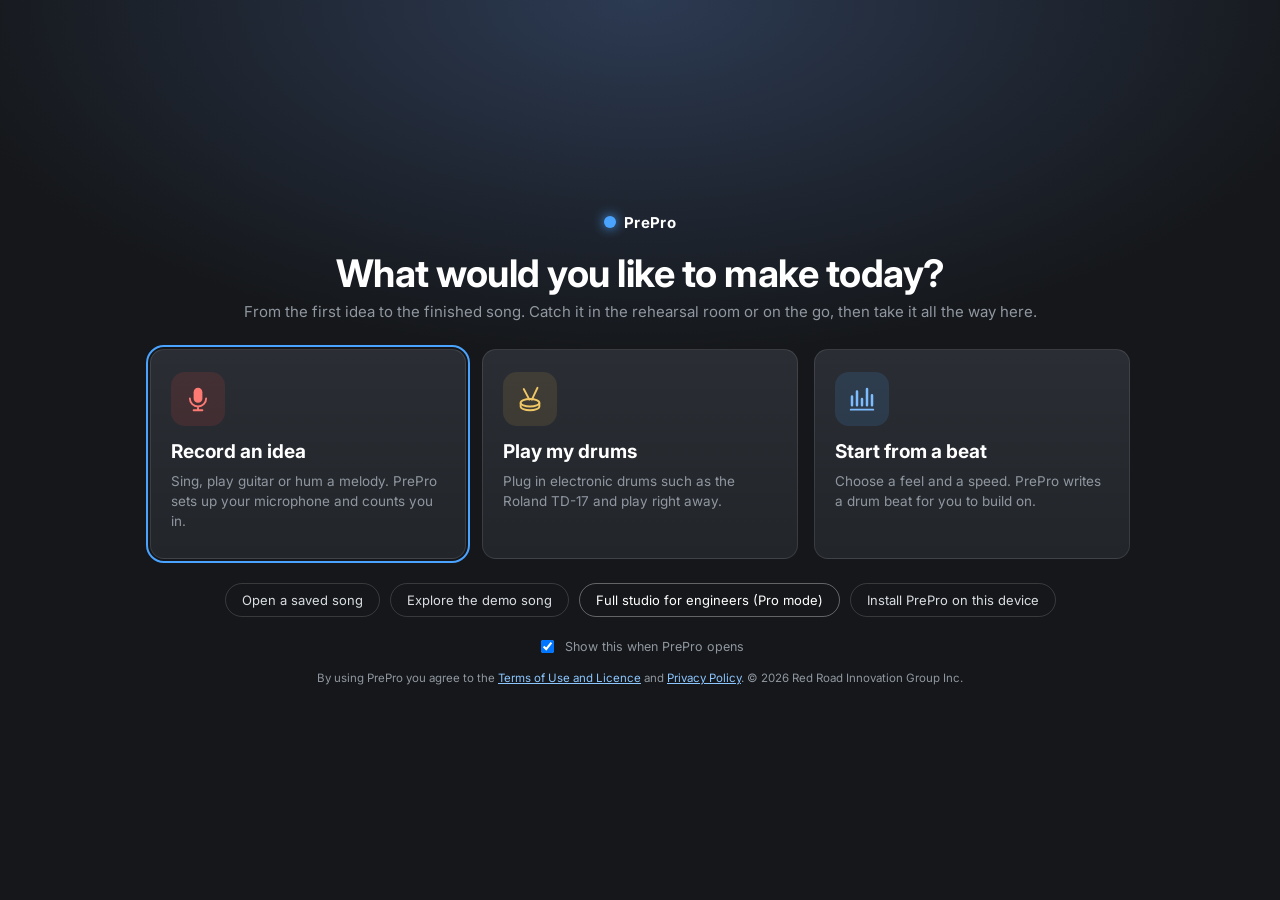
<file: index.html>
<!DOCTYPE html>
<html lang="en">
<head>
<meta charset="utf-8">
<meta name="viewport" content="width=device-width, initial-scale=1, viewport-fit=cover">
<title>PrePro: from idea to finished song</title>
<link rel="preconnect" href="https://fonts.googleapis.com">
<link href="https://fonts.googleapis.com/css2?family=Inter:wght@400;500;600;700&family=JetBrains+Mono:wght@500;700&display=swap" rel="stylesheet">
<link rel="stylesheet" href="style.css?v=20">
<link rel="manifest" href="manifest.webmanifest">
<meta name="theme-color" content="#16181c">
<meta name="description" content="PrePro: record ideas anywhere, then edit, mix and finish the song. Works on iPhone, iPad, Android, Windows, Mac and Chromebook.">
<meta name="apple-mobile-web-app-capable" content="yes">
<meta name="mobile-web-app-capable" content="yes">
<meta name="apple-mobile-web-app-title" content="PrePro">
<meta name="apple-mobile-web-app-status-bar-style" content="black">
<link rel="apple-touch-icon" href="icons/apple-touch-icon.png">
<link rel="icon" type="image/png" sizes="32x32" href="icons/favicon-32.png">
</head>
<body>
<div id="app">
  <!-- Menu bar -->
  <nav class="menubar" id="menubar">
    <div class="brand">PrePro</div>
    <div class="menu" data-menu="file">File</div>
    <div class="menu" data-menu="edit">Edit</div>
    <div class="menu" data-menu="view">View</div>
    <div class="menu" data-menu="track">Track</div>
    <div class="menu" data-menu="clip">Clip</div>
    <div class="menu" data-menu="event">Event</div>
    <div class="menu" data-menu="options">Options</div>
    <div class="menu" data-menu="window">Window</div>
    <div class="menu" data-menu="help">Help</div>
    <div class="spacer"></div>
    <div class="session-name" id="sessionName">Untitled Session</div>
  </nav>
  <div class="dropdown" id="dropdown" hidden></div>

  <!-- Toolbar -->
  <header class="toolbar">
    <div class="tb-group modes" role="group" aria-label="Edit mode">
      <button class="mode" data-mode="shuffle" title="Shuffle (F1)">SHUFFLE</button>
      <button class="mode" data-mode="spot" title="Spot (F2)">SPOT</button>
      <button class="mode" data-mode="slip" title="Slip (F3)">SLIP</button>
      <button class="mode" data-mode="grid" title="Grid (F4)">GRID</button>
    </div>
    <div class="tb-group zoom" role="group" aria-label="Zoom">
      <button id="zoomOut" title="Zoom out (R)">&minus;</button>
      <button id="zoomFit" title="Zoom to session">&#8596;</button>
      <button id="zoomIn" title="Zoom in (T)">+</button>
    </div>
    <div class="tb-group tools" role="group" aria-label="Edit tools">
      <button class="tool" data-tool="trim" title="Trim tool (F6)">
        <svg viewBox="0 0 20 20"><path d="M4 3v14M4 10h9M10 6l4 4-4 4" fill="none" stroke="currentColor" stroke-width="1.8"/></svg></button>
      <button class="tool" data-tool="select" title="Selector tool (F7)">
        <svg viewBox="0 0 20 20"><path d="M7 3h6M7 17h6M10 3v14" fill="none" stroke="currentColor" stroke-width="1.8"/></svg></button>
      <button class="tool" data-tool="grab" title="Grabber tool (F8)">
        <svg viewBox="0 0 20 20"><path d="M6 10V5.5a1.2 1.2 0 012.4 0V9m0-4.5V4a1.2 1.2 0 012.4 0v5m0-4a1.2 1.2 0 012.4 0v4.5m0-2.5a1.2 1.2 0 012.4 0V12c0 3-2 5-5 5H10c-2 0-3-1-4.5-3L3.6 11a1.2 1.2 0 012-1.4L6 10" fill="none" stroke="currentColor" stroke-width="1.5"/></svg></button>
      <button class="tool" data-tool="smart" title="Smart tool (F10)">
        <svg viewBox="0 0 20 20"><path d="M3 4h14v12H3z M3 10h14" fill="none" stroke="currentColor" stroke-width="1.6"/></svg></button>
    </div>
    <div class="counter-block">
      <div class="counter">
        <label>Main</label>
        <output id="ctrMain">1| 1| 000</output>
      </div>
      <div class="counter sub">
        <label>Sub</label>
        <output id="ctrSub">0:00.000</output>
      </div>
      <div class="sel-fields">
        <div><label>Start</label><output id="selStart">1| 1| 000</output></div>
        <div><label>End</label><output id="selEnd">1| 1| 000</output></div>
        <div><label>Length</label><output id="selLen">0| 0| 000</output></div>
      </div>
    </div>
    <div class="tb-group grid-cfg">
      <label>Grid
        <select id="gridSel">
          <option value="4">1 bar</option>
          <option value="1" selected>1/4 note</option>
          <option value="0.5">1/8 note</option>
          <option value="0.25">1/16 note</option>
        </select>
      </label>
      <label>Nudge
        <select id="nudgeSel" title="Nudge value (arrow keys, + and - on the number pad, or , and .)">
          <option value="ms:1">1 ms</option>
          <option value="ms:10">10 ms</option>
          <option value="ms:100">100 ms</option>
          <option value="b:0.25" selected>1/16 note</option>
          <option value="b:0.5">1/8 note</option>
          <option value="b:1">1/4 note</option>
          <option value="b:4">1 bar</option>
        </select>
      </label>
      <label>Tempo <input id="tempoIn" type="number" min="40" max="240" value="120"></label>
    </div>
    <div class="spacer"></div>
    <div class="tb-group ai-btn-wrap">
      <button id="btnAI" title="PrePro AI assistant (Ctrl+I)"><svg viewBox="0 0 20 20" width="14" height="14"><path d="M10 2l1.8 4.6L16.5 8l-4.7 1.6L10 14l-1.8-4.4L3.5 8l4.7-1.4z M15.5 13l.8 2 2 .8-2 .7-.8 2-.8-2-2-.7 2-.8z" fill="currentColor"/></svg> AI</button>
      <button id="btnSave" title="Save song (Ctrl+S)">Save</button>
    </div>
    <div class="tb-group win-switch">
      <button id="btnEdit" class="active" title="Edit window (Ctrl+=)">Edit</button>
      <button id="btnMix" title="Mix window (Ctrl+=)">Mix</button>
    </div>
  </header>

  <!-- Edit window -->
  <main class="edit-window" id="editWin">
    <div class="edit-top">
      <div class="ruler-labels">
        <div>Markers</div><div>Bars|Beats</div><div>Min:Secs</div><div>Tempo</div>
      </div>
      <canvas id="ruler"></canvas>
    </div>
    <div class="edit-body" id="editBody">
      <div class="track-headers" id="trackHeaders"></div>
      <div class="lanes-wrap" id="lanesWrap">
        <canvas id="lanes"></canvas>
        <div class="drop-hint" id="dropHint">Drop audio files to import</div>
      </div>
    </div>
    <div class="hscroll-row">
      <div class="hscroll-pad"></div>
      <input type="range" id="hscroll" min="0" max="1000" value="0" aria-label="Horizontal scroll">
    </div>
    <aside class="clip-list" id="clipList">
      <div class="cl-head">Clips</div>
      <ul id="clipListItems"></ul>
    </aside>
  </main>

  <!-- Mix window -->
  <main class="mix-window" id="mixWin" hidden>
    <div class="mix-labels">
      <div class="ml inserts">Inserts A–E</div>
      <div class="ml io">I/O</div>
      <div class="ml pan">Pan</div>
      <div class="ml btns">Rec · Solo · Mute</div>
      <div class="ml fader">Volume</div>
      <div class="ml name">Name</div>
    </div>
    <div class="strips" id="strips"></div>
  </main>

  <!-- Transport -->
  <footer class="transport">
    <div class="tp-btns">
      <button id="tpStart" title="Return to zero (Home)"><svg viewBox="0 0 20 20"><rect x="4" y="4" width="2.5" height="12" fill="currentColor"/><path d="M16 4l-9 6 9 6z" fill="currentColor"/></svg></button>
      <button id="tpRew" title="Rewind (←)"><svg viewBox="0 0 20 20"><path d="M10 4l-8 6 8 6zM18 4l-8 6 8 6z" fill="currentColor"/></svg></button>
      <button id="tpStop" title="Stop (Space)"><svg viewBox="0 0 20 20"><rect x="5" y="5" width="10" height="10" fill="currentColor"/></svg></button>
      <button id="tpPlay" title="Play (Space)"><svg viewBox="0 0 20 20"><path d="M6 4l10 6-10 6z" fill="currentColor"/></svg></button>
      <button id="tpFf" title="Fast forward (→)"><svg viewBox="0 0 20 20"><path d="M2 4l8 6-8 6zM10 4l8 6-8 6z" fill="currentColor"/></svg></button>
      <button id="tpEnd" title="Go to end (End)"><svg viewBox="0 0 20 20"><rect x="13.5" y="4" width="2.5" height="12" fill="currentColor"/><path d="M4 4l9 6-9 6z" fill="currentColor"/></svg></button>
      <button id="tpRec" title="Record (Ctrl+Space)"><svg viewBox="0 0 20 20"><circle cx="10" cy="10" r="5.5" fill="currentColor"/></svg></button>
    </div>
    <div class="tp-opts">
      <button id="tpLoop" title="Loop playback (L)">LOOP</button>
      <button id="tpClick" title="Click / metronome (C)">CLICK</button>
      <button id="tpFollow" class="on" title="Follow playhead">FOLLOW</button>
    </div>
    <div class="tp-status" id="status">Ready</div>
    <div class="spacer"></div>
    <div class="tp-master">
      <span>Master</span>
      <canvas id="masterMeterBar" width="160" height="14"></canvas>
    </div>
  </footer>
</div>

<input type="file" id="fileIn" accept="audio/*" multiple hidden>

<div class="modal-back" id="modalBack" hidden>
  <div class="modal" id="modal" role="dialog" aria-modal="true"></div>
</div>

<aside class="ai-panel" id="aiPanel" hidden aria-label="PrePro AI assistant">
  <div class="ai-head">
    <div><b>PrePro AI</b><span id="aiStatus">Not connected</span></div>
    <div class="ai-head-btns">
      <button id="aiSettings" title="AI account settings">Account</button>
      <button id="aiClose" title="Close" aria-label="Close">✕</button>
    </div>
  </div>
  <div class="ai-msgs" id="aiMsgs"></div>
  <div class="ai-chips" id="aiChips">
    <button>Analyze my mix</button>
    <button>Make the drums punchier</button>
    <button>Write a new bassline for 8 bars</button>
    <button>Add a 4-bar breakdown pad</button>
    <button>Suggest a song structure</button>
  </div>
  <form class="ai-input" id="aiForm">
    <textarea id="aiText" rows="2" placeholder="Ask PrePro AI to mix, edit, or write a part…"></textarea>
    <button type="submit" id="aiSend">Send</button>
  </form>
  <label class="ai-auto"><input type="checkbox" id="aiAuto" checked> Apply changes automatically (you can always Undo)</label>
</aside>

<script src="storage.js?v=20"></script>
<script src="app.js?v=20"></script>
<script src="midi.js?v=20"></script>
<script src="editpro.js?v=20"></script>
<script src="prepro.js?v=20"></script>
<script src="creative.js?v=20"></script>
<script src="cliptools.js?v=20"></script>
<script src="license.js?v=20"></script>
<script src="workflow.js?v=20"></script>
<script src="micfix.js?v=20"></script>
<script src="stage.js?v=20"></script>
<script src="audition.js?v=20"></script>
<script src="pwa.js?v=20"></script>
</body>
</html>
</file>
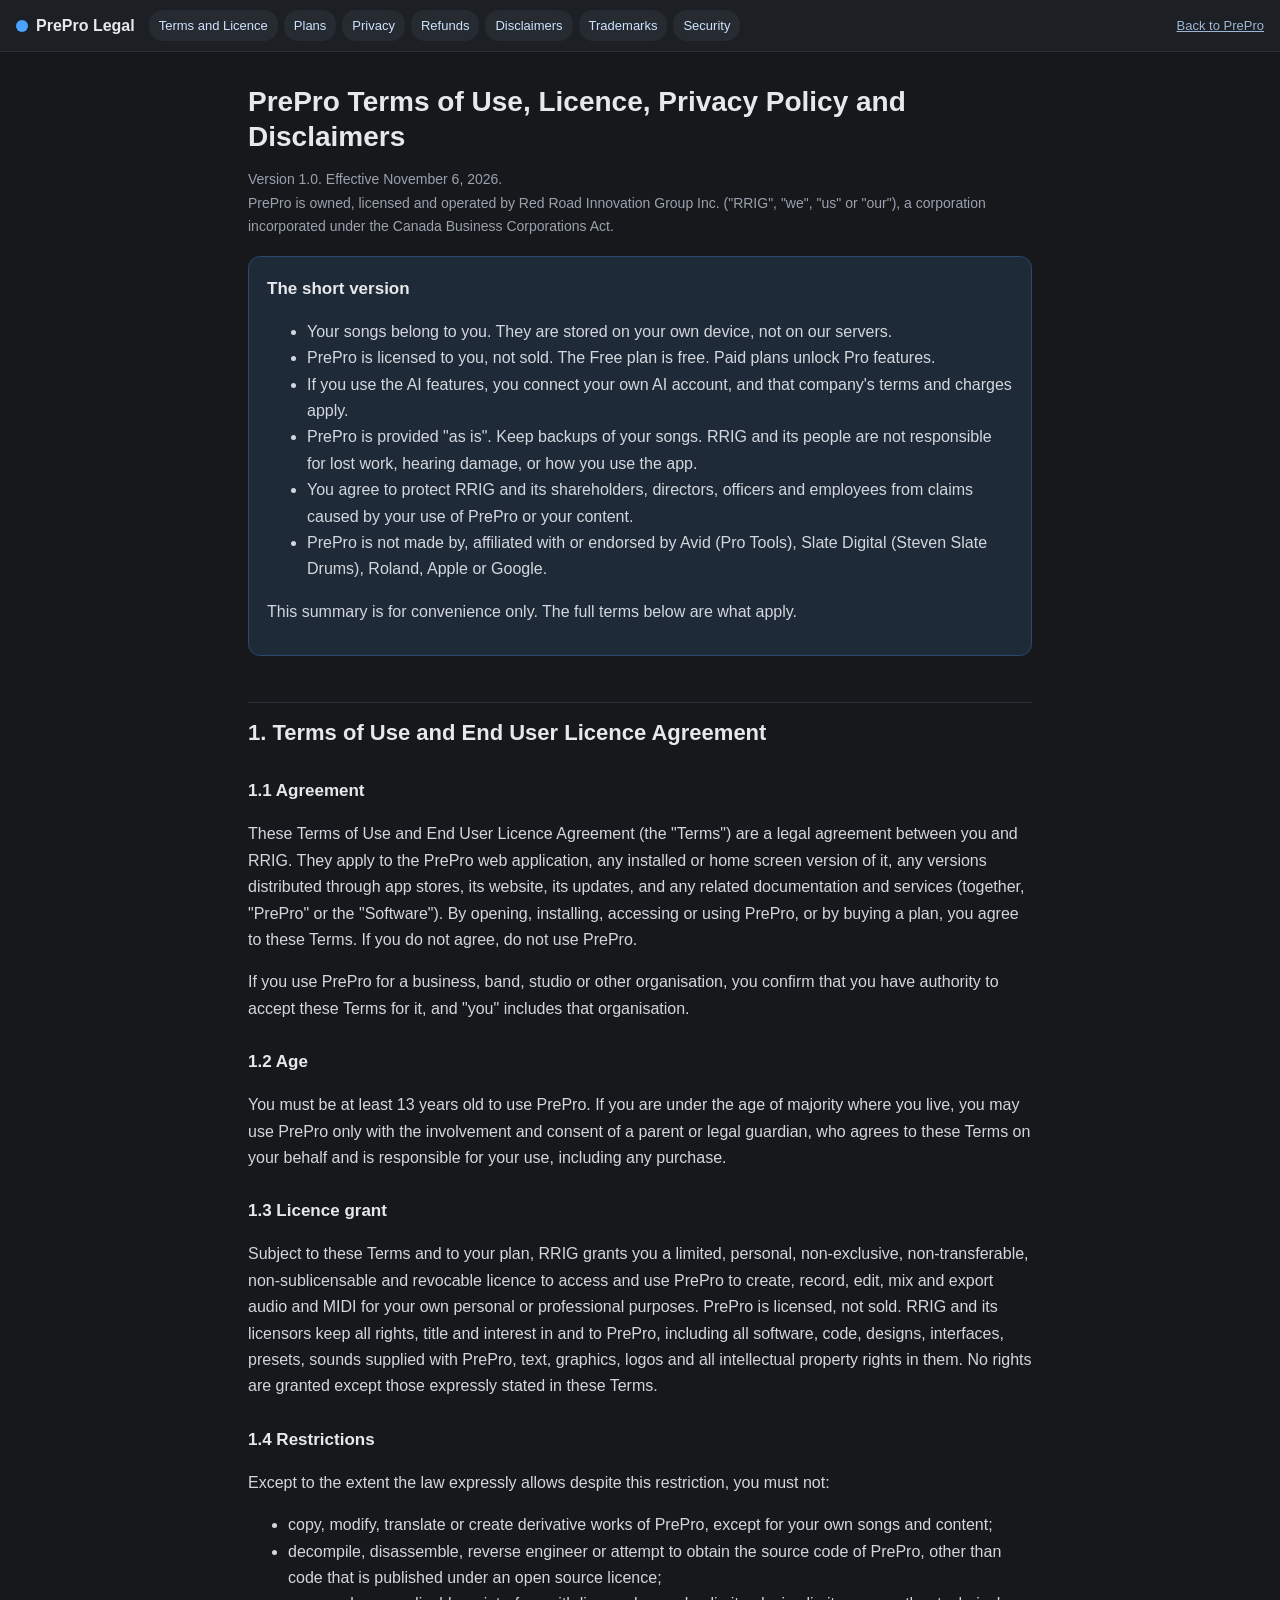
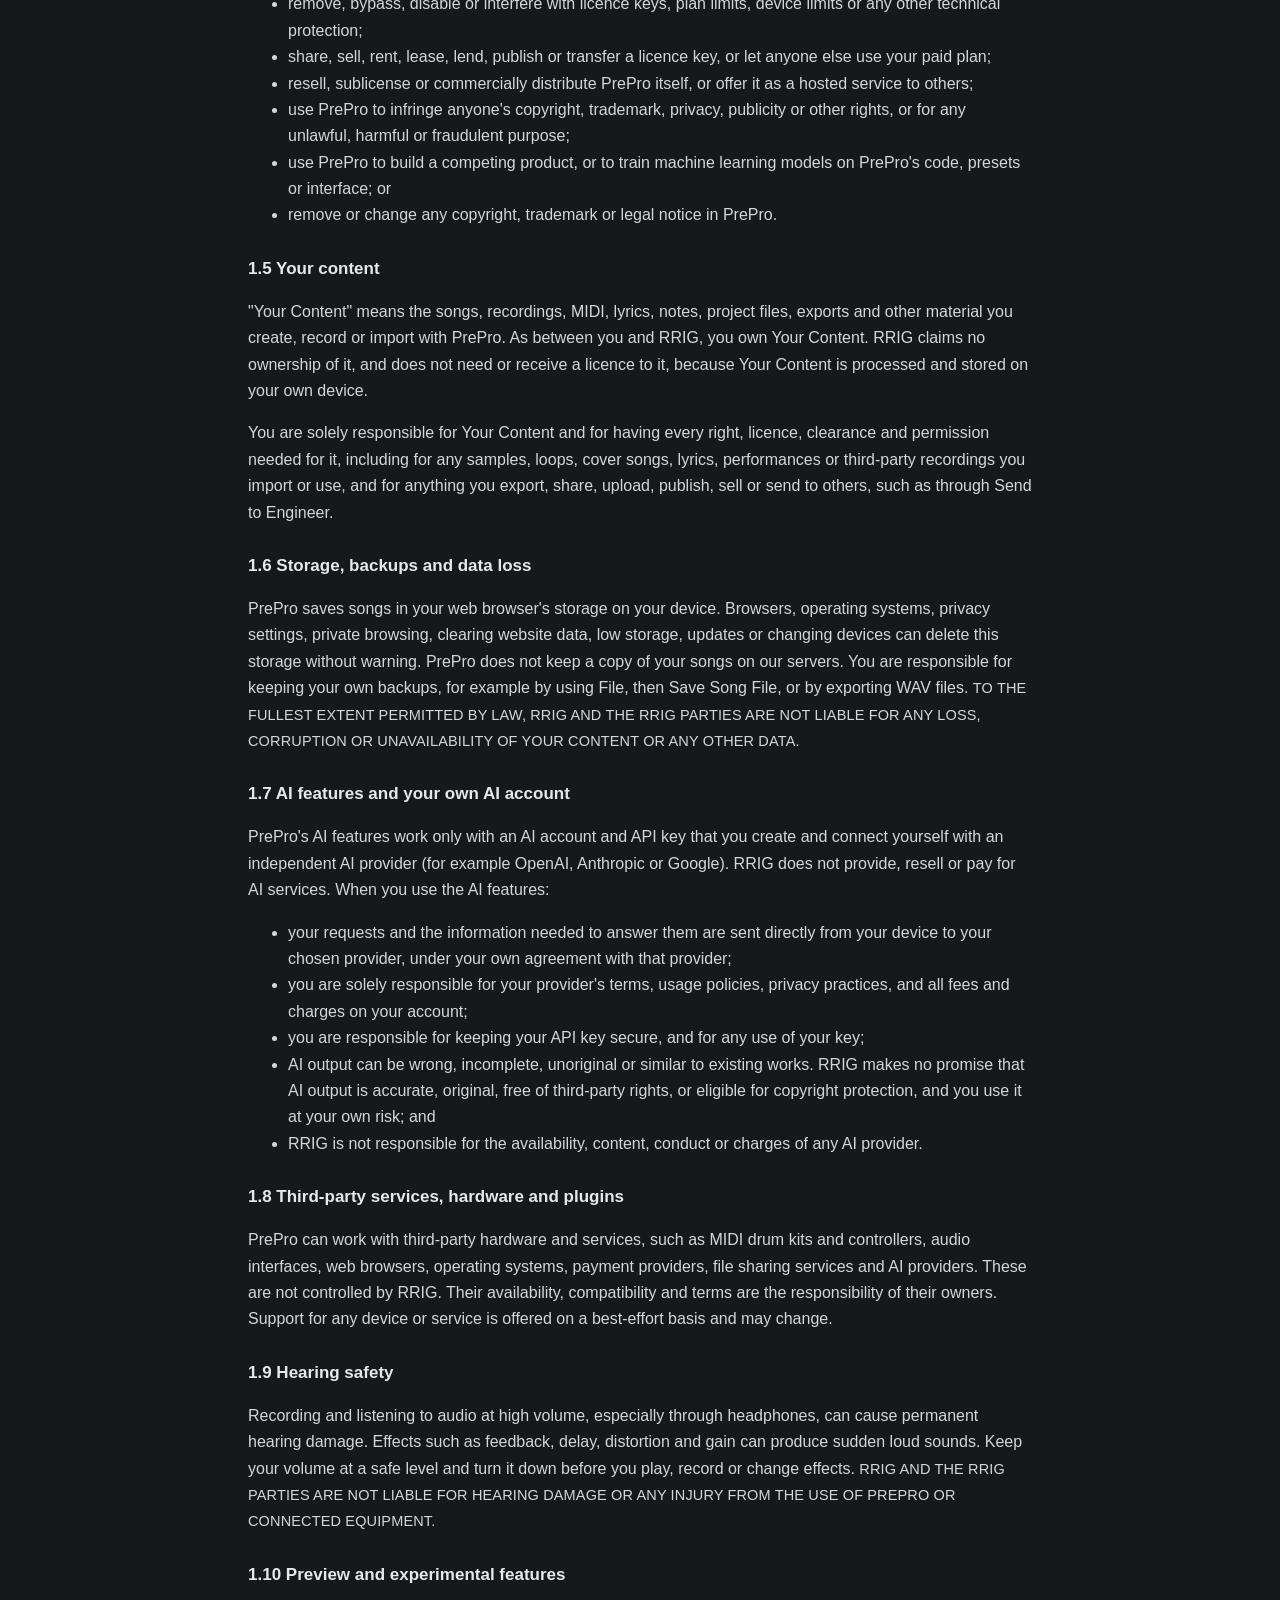
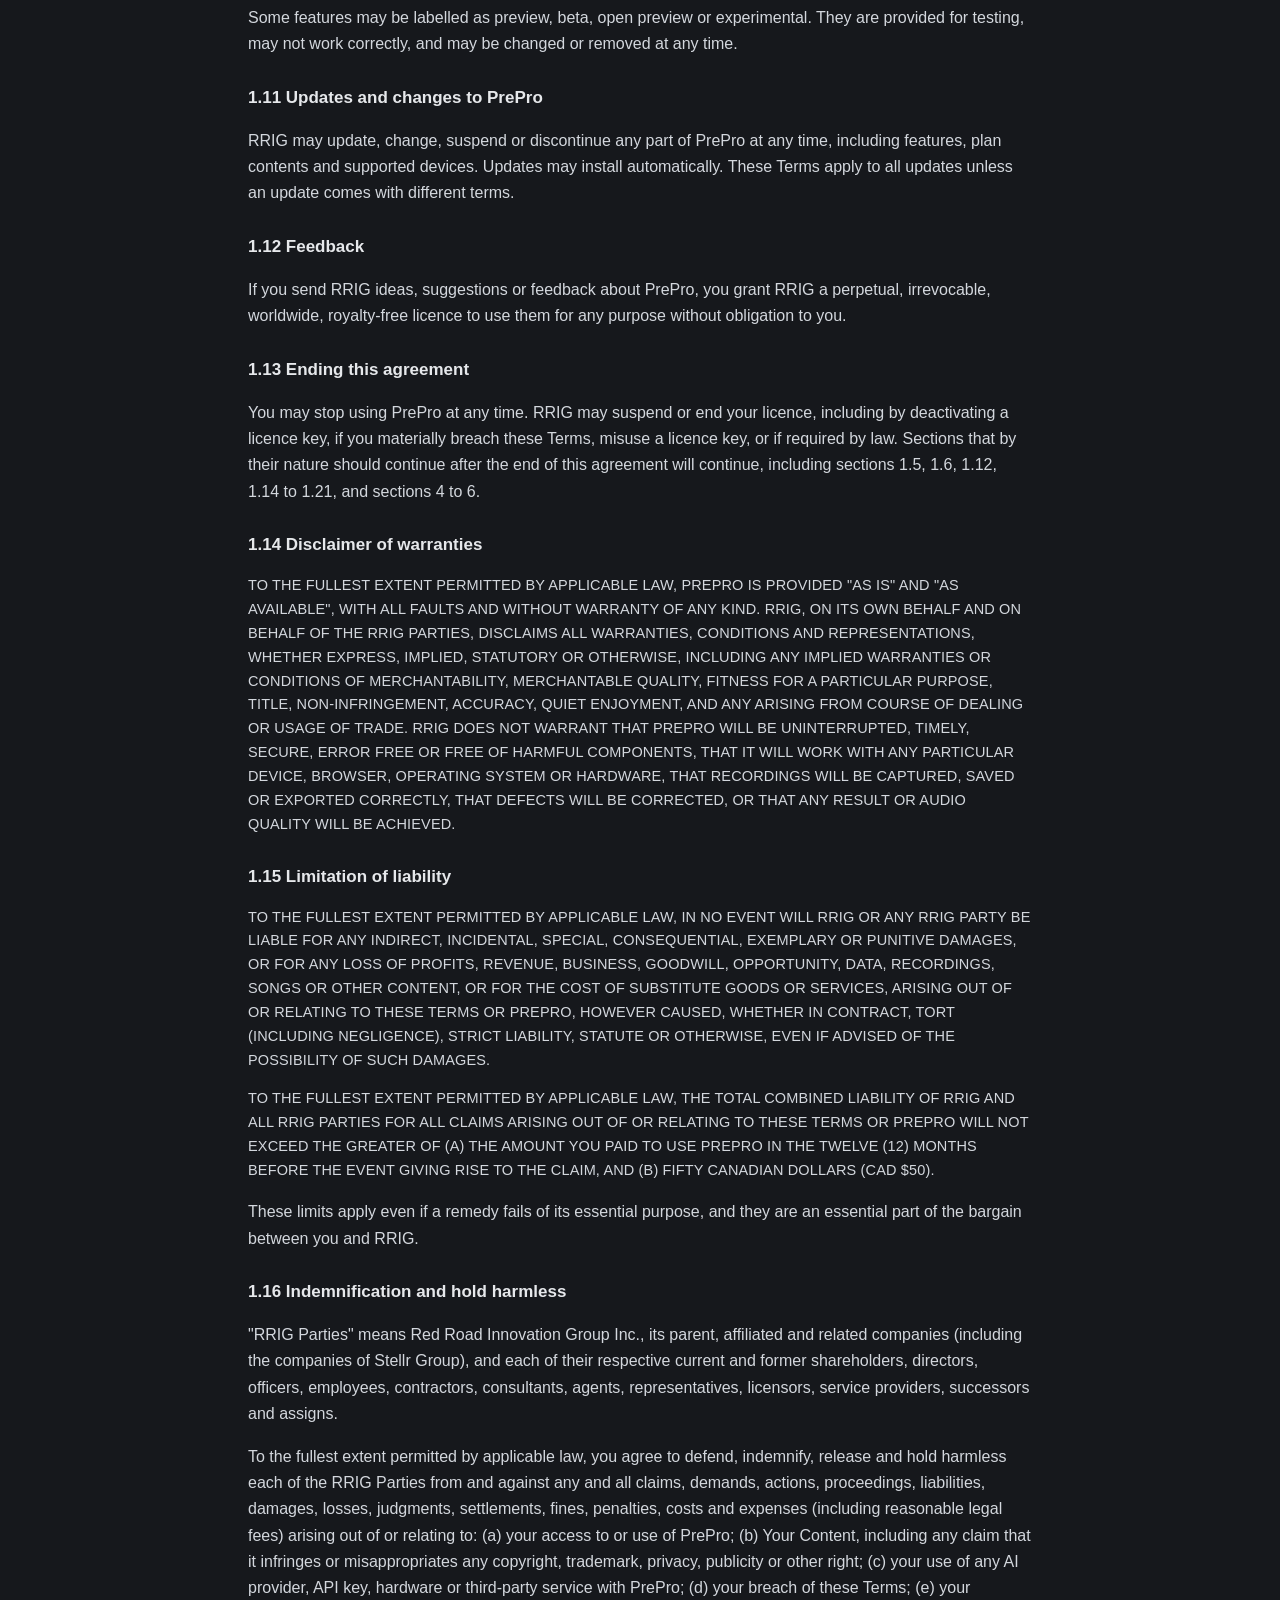
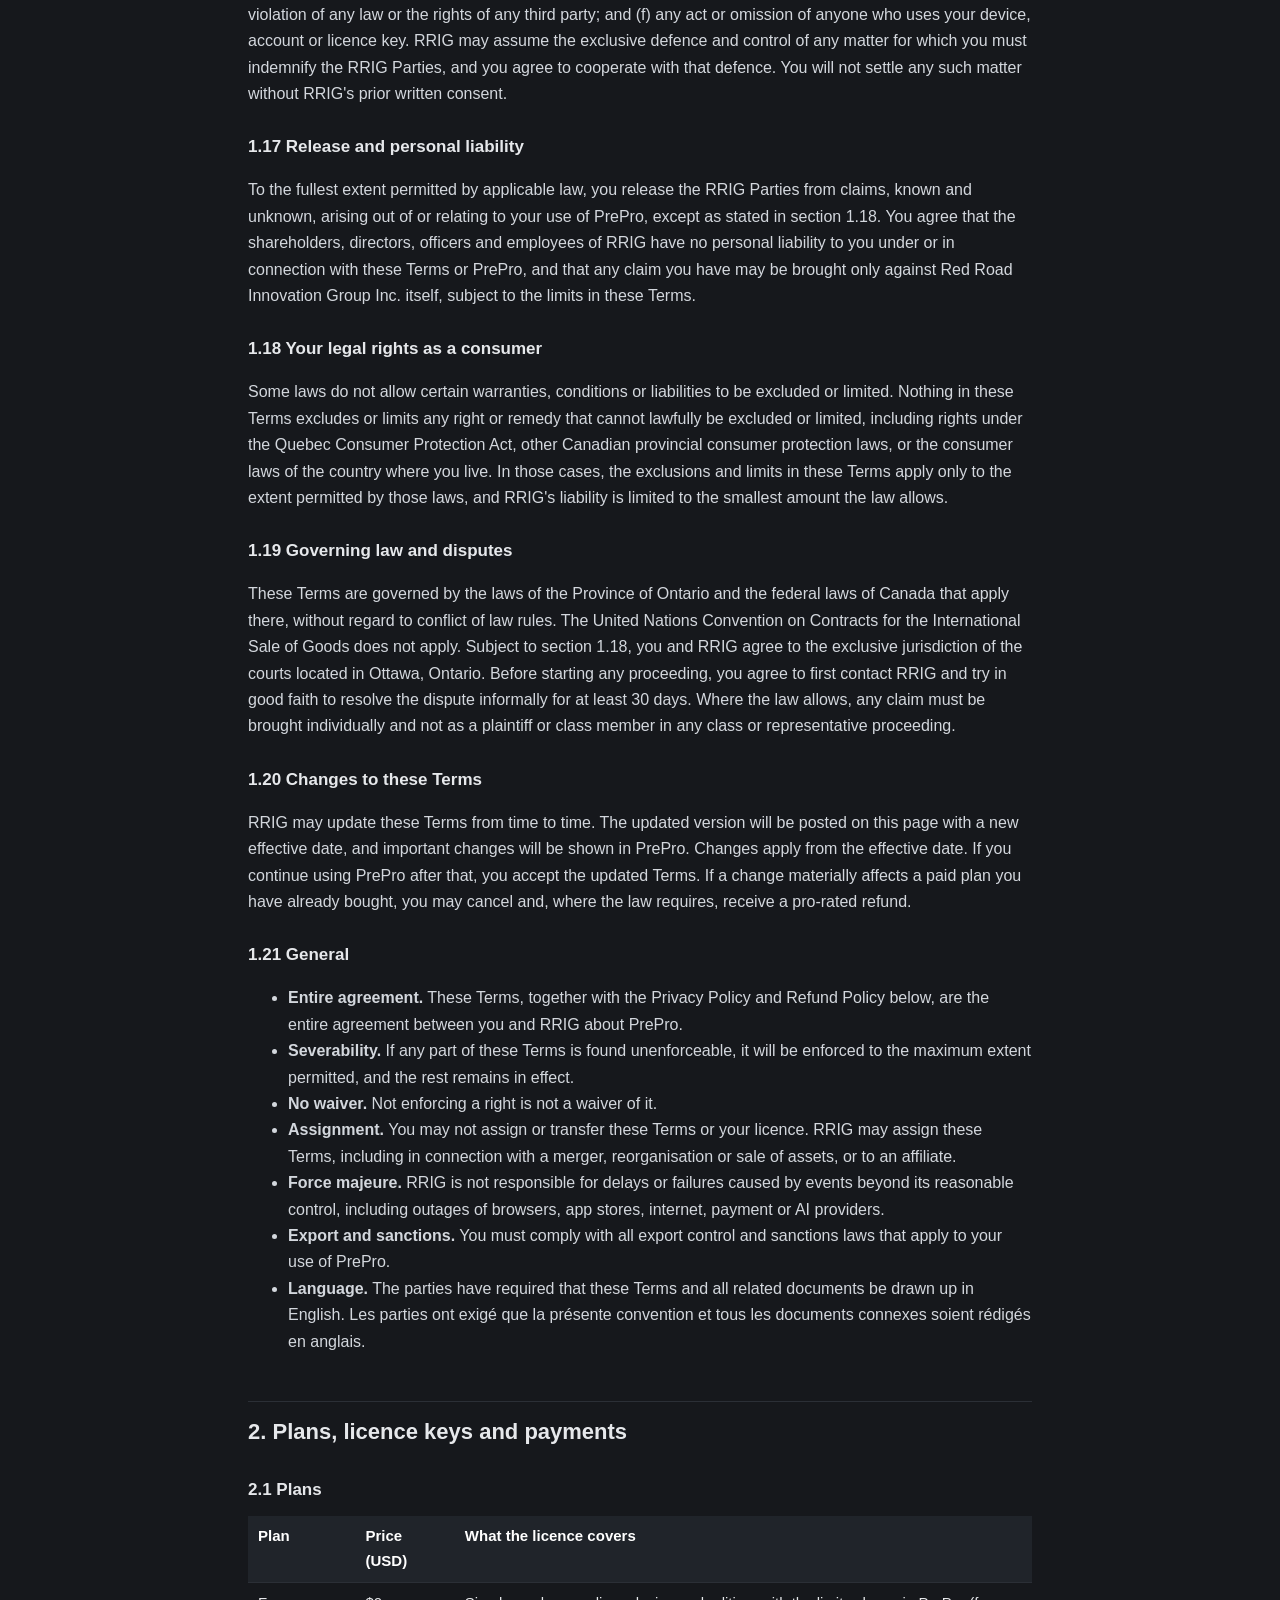
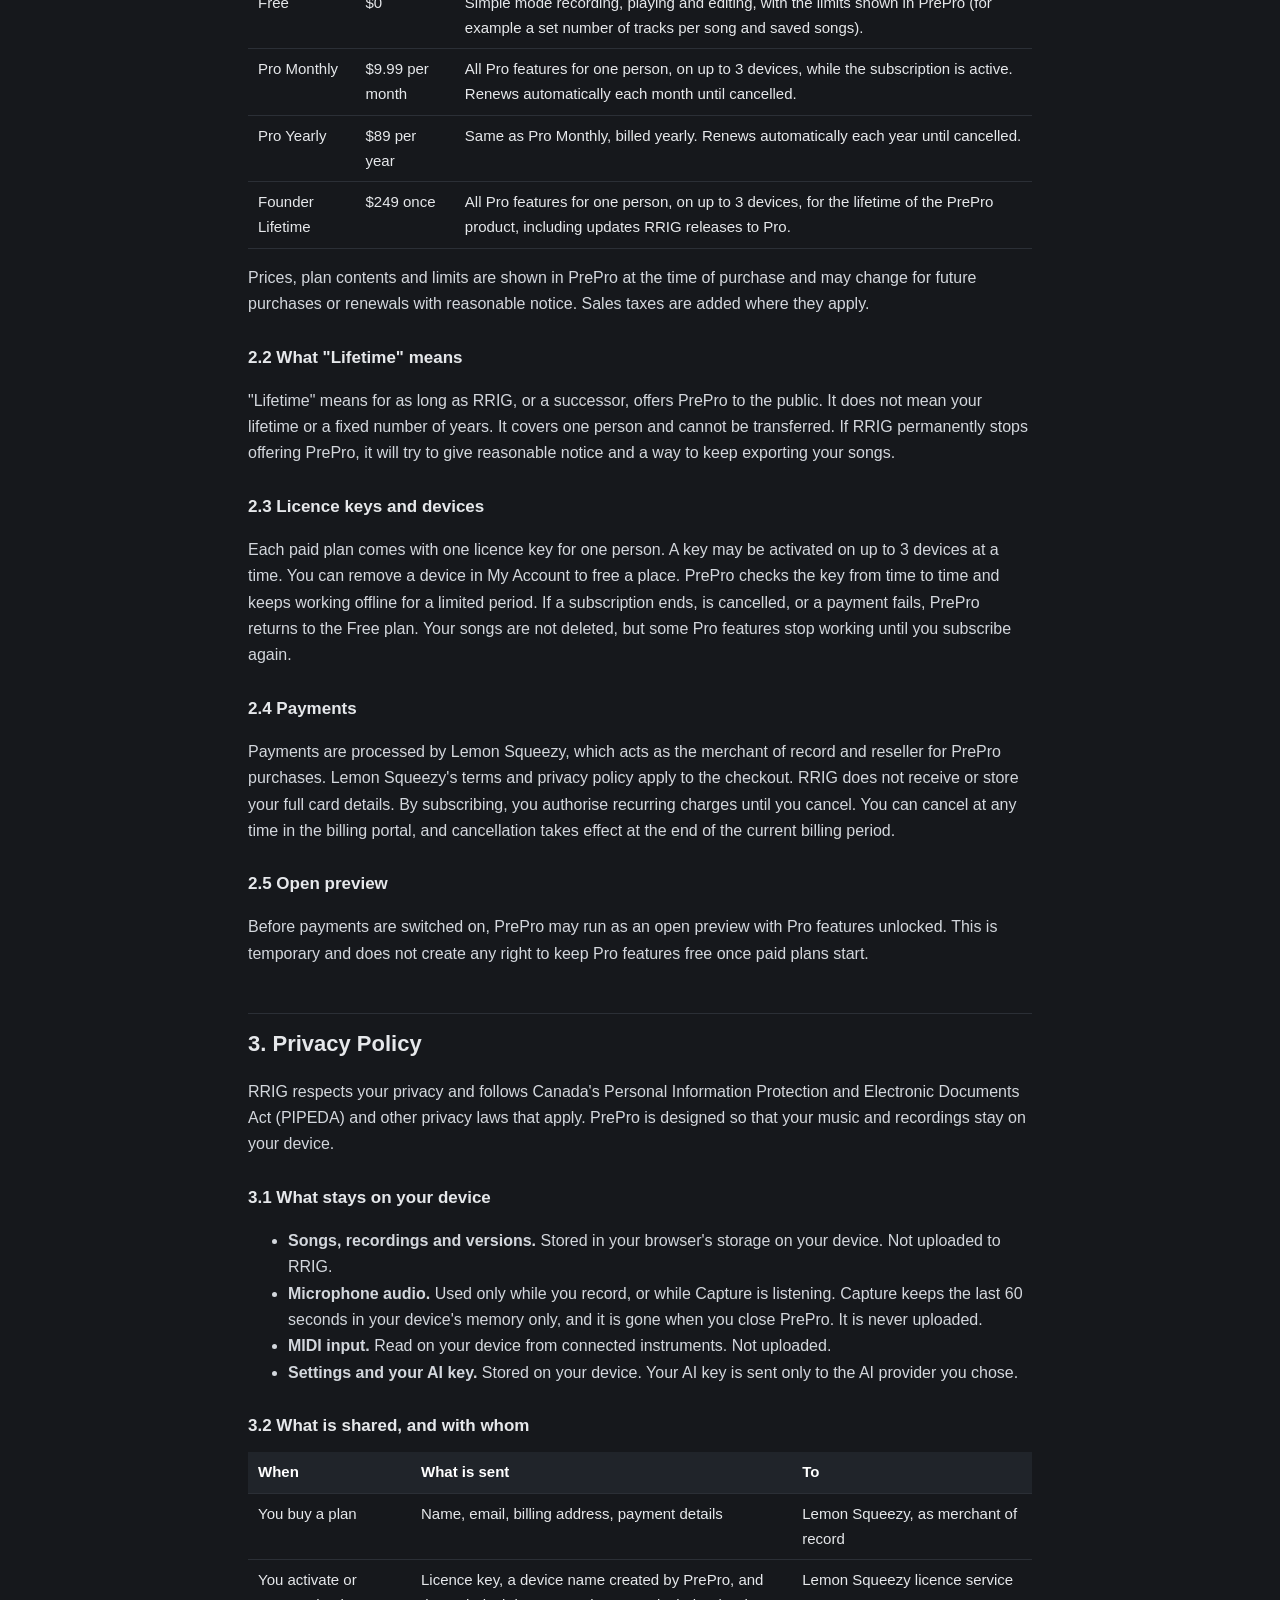
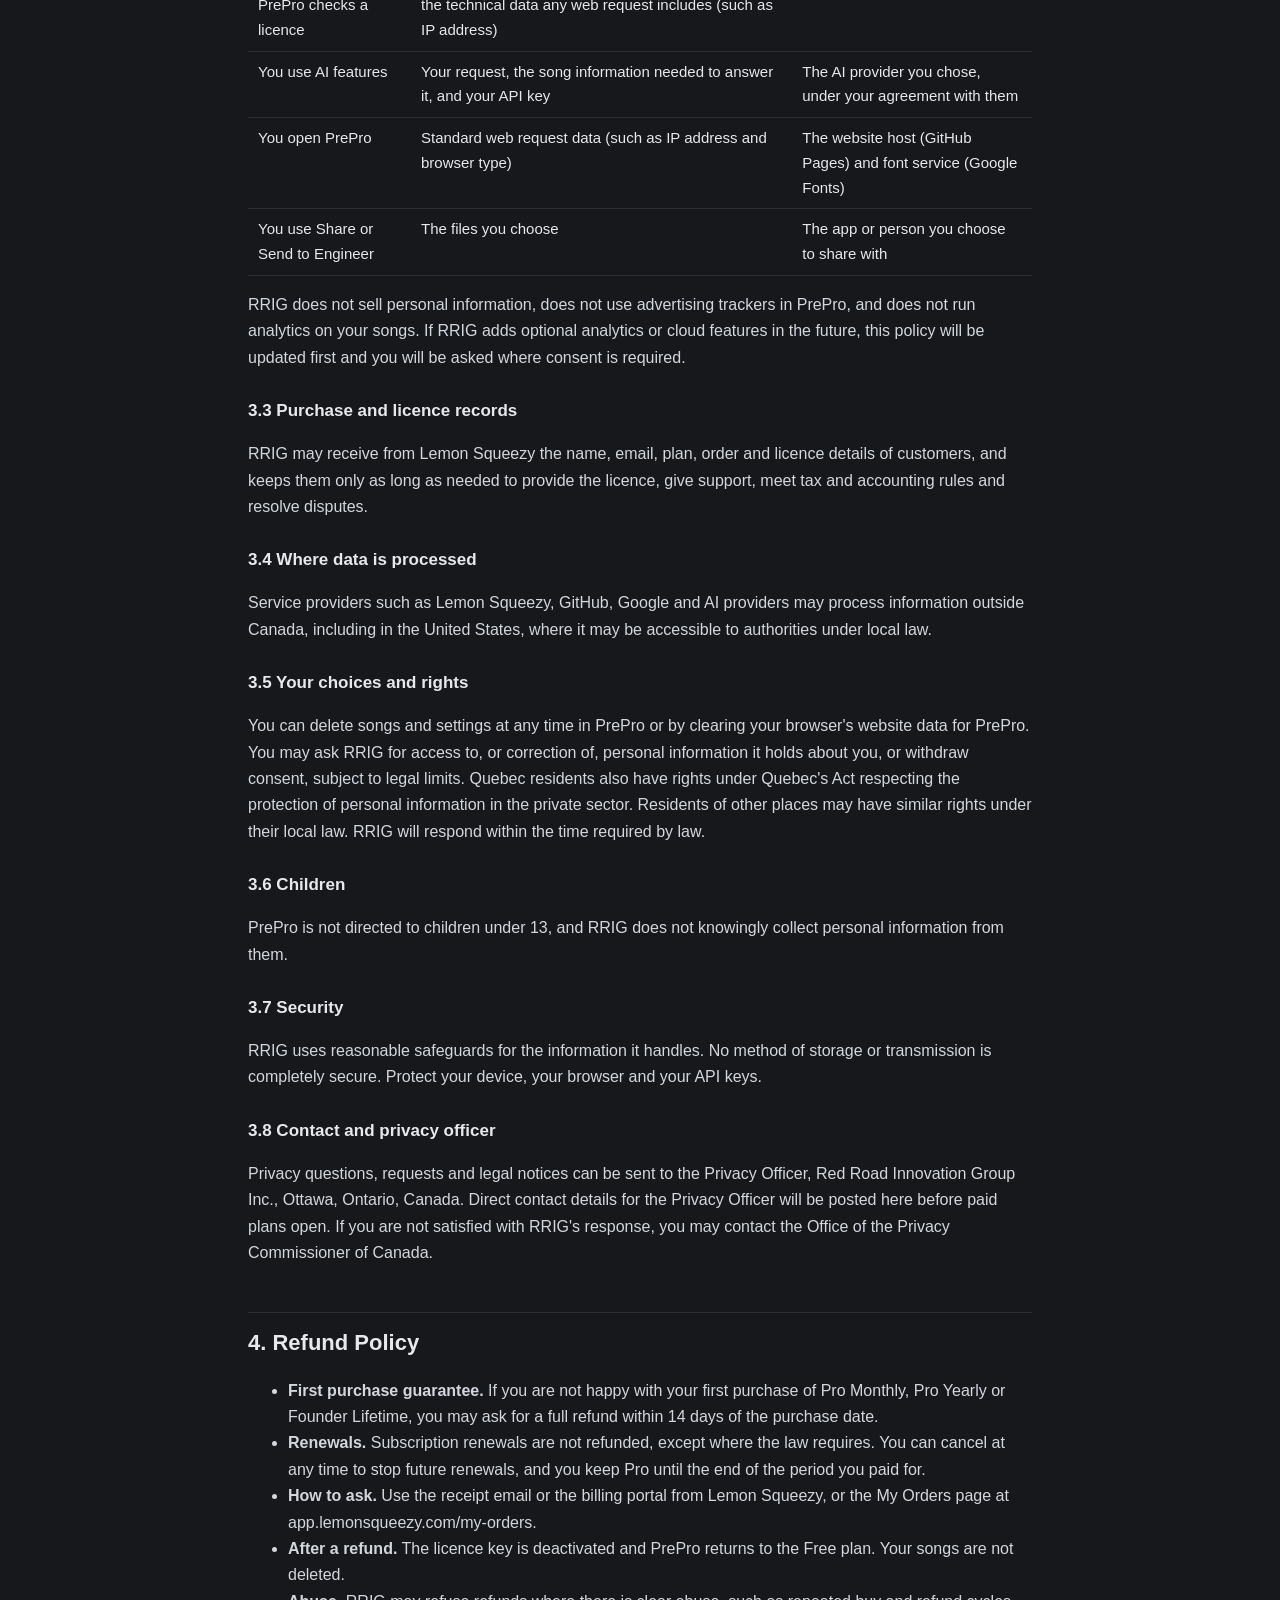
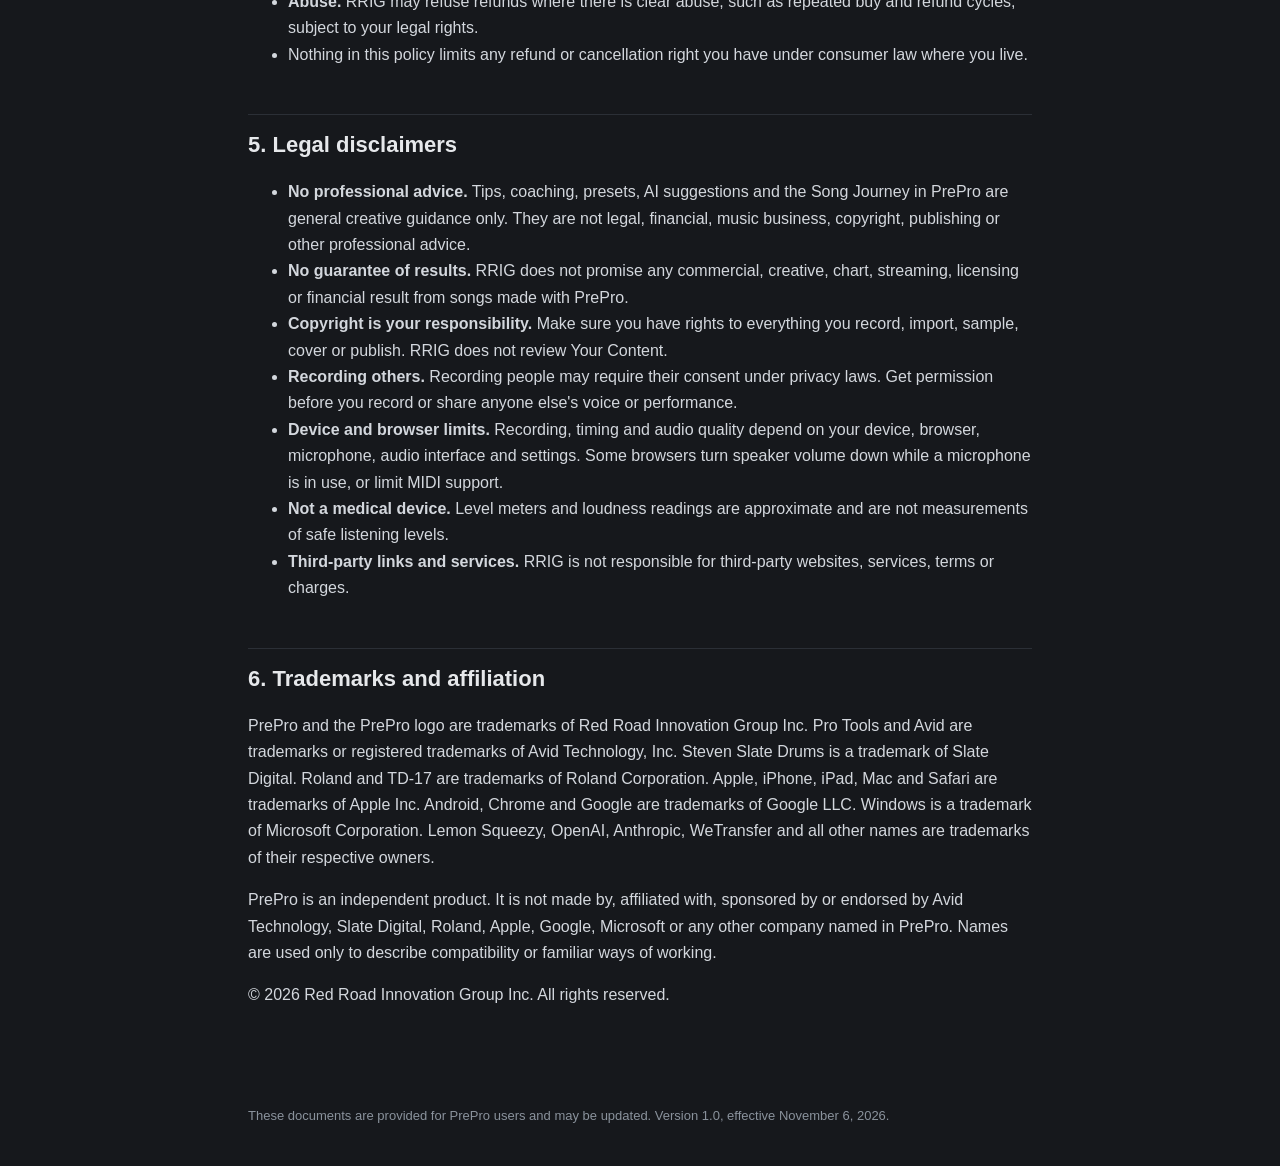
<file: legal.html>
<!DOCTYPE html>
<html lang="en">
<head>
<meta charset="utf-8">
<meta name="viewport" content="width=device-width, initial-scale=1, viewport-fit=cover">
<title>PrePro Legal: Terms of Use, Licence, Privacy and Disclaimers</title>
<meta name="theme-color" content="#16181c">
<link rel="icon" href="icons/icon-192.png">
<style>
  :root { color-scheme: dark; }
  * { box-sizing: border-box; }
  body { margin: 0; background: #16181c; color: #e6e8eb; font: 16px/1.65 Inter, -apple-system, BlinkMacSystemFont, "Segoe UI", Roboto, sans-serif; }
  header { position: sticky; top: 0; z-index: 2; background: #1d2025f2; backdrop-filter: blur(8px); border-bottom: 1px solid #2b2f36; padding: 10px max(16px, env(safe-area-inset-left)); display: flex; align-items: center; gap: 14px; flex-wrap: wrap; }
  header .brand { font-weight: 700; display: flex; align-items: center; gap: 8px; }
  header .brand i { width: 12px; height: 12px; border-radius: 50%; background: #4aa3ff; display: inline-block; }
  header nav { display: flex; gap: 6px; flex-wrap: wrap; }
  header nav a { color: #cfe3ff; text-decoration: none; font-size: 13px; padding: 5px 10px; border-radius: 14px; background: #262a31; }
  header nav a:hover { background: #2f3540; }
  header .back { margin-left: auto; font-size: 13px; color: #9fb7d6; }
  main { max-width: 820px; margin: 0 auto; padding: 24px 18px 80px; }
  h1 { font-size: 28px; line-height: 1.25; margin: 8px 0 6px; }
  h2 { font-size: 22px; margin: 46px 0 8px; padding-top: 12px; border-top: 1px solid #2b2f36; scroll-margin-top: 70px; }
  h3 { font-size: 17px; margin: 26px 0 6px; }
  p, li { color: #d3d7dd; }
  a { color: #7cc0ff; }
  .meta { color: #9aa2ad; font-size: 14px; }
  .summary { background: #1f2a38; border: 1px solid #2c4a6e; border-radius: 12px; padding: 14px 18px; margin: 18px 0; }
  .summary h3 { margin-top: 4px; }
  .caps { text-transform: uppercase; font-size: 14.5px; letter-spacing: .01em; }
  table { width: 100%; border-collapse: collapse; margin: 12px 0; font-size: 15px; }
  th, td { text-align: left; padding: 8px 10px; border-bottom: 1px solid #2b2f36; vertical-align: top; }
  th { color: #fff; background: #20242a; }
  @media (max-width: 640px) { header { position: static; } h2 { scroll-margin-top: 10px; } }
  footer { max-width: 820px; margin: 0 auto; padding: 0 18px 40px; color: #8a929c; font-size: 13px; }
  @media print { header { position: static; } body { background: #fff; color: #000; } p, li { color: #000; } a { color: #000; } .summary { background: #fff; } }
</style>
</head>
<body>
<header>
  <span class="brand"><i></i>PrePro Legal</span>
  <nav aria-label="Sections">
    <a href="#terms">Terms and Licence</a>
    <a href="#plans">Plans</a>
    <a href="#privacy">Privacy</a>
    <a href="#refunds">Refunds</a>
    <a href="#disclaimers">Disclaimers</a>
    <a href="#trademarks">Trademarks</a>
    <a href="security.html">Security</a>
  </nav>
  <a class="back" href="./">Back to PrePro</a>
</header>
<main>
<h1>PrePro Terms of Use, Licence, Privacy Policy and Disclaimers</h1>
<p class="meta">Version 1.0. Effective November 6, 2026.<br>PrePro is owned, licensed and operated by Red Road Innovation Group Inc. ("RRIG", "we", "us" or "our"), a corporation incorporated under the Canada Business Corporations Act.</p>

<div class="summary">
  <h3>The short version</h3>
  <ul>
    <li>Your songs belong to you. They are stored on your own device, not on our servers.</li>
    <li>PrePro is licensed to you, not sold. The Free plan is free. Paid plans unlock Pro features.</li>
    <li>If you use the AI features, you connect your own AI account, and that company's terms and charges apply.</li>
    <li>PrePro is provided "as is". Keep backups of your songs. RRIG and its people are not responsible for lost work, hearing damage, or how you use the app.</li>
    <li>You agree to protect RRIG and its shareholders, directors, officers and employees from claims caused by your use of PrePro or your content.</li>
    <li>PrePro is not made by, affiliated with or endorsed by Avid (Pro Tools), Slate Digital (Steven Slate Drums), Roland, Apple or Google.</li>
  </ul>
  <p>This summary is for convenience only. The full terms below are what apply.</p>
</div>

<!-- ───────────────────────── TERMS ───────────────────────── -->
<h2 id="terms">1. Terms of Use and End User Licence Agreement</h2>

<h3>1.1 Agreement</h3>
<p>These Terms of Use and End User Licence Agreement (the "Terms") are a legal agreement between you and RRIG. They apply to the PrePro web application, any installed or home screen version of it, any versions distributed through app stores, its website, its updates, and any related documentation and services (together, "PrePro" or the "Software"). By opening, installing, accessing or using PrePro, or by buying a plan, you agree to these Terms. If you do not agree, do not use PrePro.</p>
<p>If you use PrePro for a business, band, studio or other organisation, you confirm that you have authority to accept these Terms for it, and "you" includes that organisation.</p>

<h3>1.2 Age</h3>
<p>You must be at least 13 years old to use PrePro. If you are under the age of majority where you live, you may use PrePro only with the involvement and consent of a parent or legal guardian, who agrees to these Terms on your behalf and is responsible for your use, including any purchase.</p>

<h3>1.3 Licence grant</h3>
<p>Subject to these Terms and to your plan, RRIG grants you a limited, personal, non-exclusive, non-transferable, non-sublicensable and revocable licence to access and use PrePro to create, record, edit, mix and export audio and MIDI for your own personal or professional purposes. PrePro is licensed, not sold. RRIG and its licensors keep all rights, title and interest in and to PrePro, including all software, code, designs, interfaces, presets, sounds supplied with PrePro, text, graphics, logos and all intellectual property rights in them. No rights are granted except those expressly stated in these Terms.</p>

<h3>1.4 Restrictions</h3>
<p>Except to the extent the law expressly allows despite this restriction, you must not:</p>
<ul>
  <li>copy, modify, translate or create derivative works of PrePro, except for your own songs and content;</li>
  <li>decompile, disassemble, reverse engineer or attempt to obtain the source code of PrePro, other than code that is published under an open source licence;</li>
  <li>remove, bypass, disable or interfere with licence keys, plan limits, device limits or any other technical protection;</li>
  <li>share, sell, rent, lease, lend, publish or transfer a licence key, or let anyone else use your paid plan;</li>
  <li>resell, sublicense or commercially distribute PrePro itself, or offer it as a hosted service to others;</li>
  <li>use PrePro to infringe anyone's copyright, trademark, privacy, publicity or other rights, or for any unlawful, harmful or fraudulent purpose;</li>
  <li>use PrePro to build a competing product, or to train machine learning models on PrePro's code, presets or interface; or</li>
  <li>remove or change any copyright, trademark or legal notice in PrePro.</li>
</ul>

<h3>1.5 Your content</h3>
<p>"Your Content" means the songs, recordings, MIDI, lyrics, notes, project files, exports and other material you create, record or import with PrePro. As between you and RRIG, you own Your Content. RRIG claims no ownership of it, and does not need or receive a licence to it, because Your Content is processed and stored on your own device.</p>
<p>You are solely responsible for Your Content and for having every right, licence, clearance and permission needed for it, including for any samples, loops, cover songs, lyrics, performances or third-party recordings you import or use, and for anything you export, share, upload, publish, sell or send to others, such as through Send to Engineer.</p>

<h3>1.6 Storage, backups and data loss</h3>
<p>PrePro saves songs in your web browser's storage on your device. Browsers, operating systems, privacy settings, private browsing, clearing website data, low storage, updates or changing devices can delete this storage without warning. PrePro does not keep a copy of your songs on our servers. You are responsible for keeping your own backups, for example by using File, then Save Song File, or by exporting WAV files. <span class="caps">To the fullest extent permitted by law, RRIG and the RRIG Parties are not liable for any loss, corruption or unavailability of Your Content or any other data.</span></p>

<h3>1.7 AI features and your own AI account</h3>
<p>PrePro's AI features work only with an AI account and API key that you create and connect yourself with an independent AI provider (for example OpenAI, Anthropic or Google). RRIG does not provide, resell or pay for AI services. When you use the AI features:</p>
<ul>
  <li>your requests and the information needed to answer them are sent directly from your device to your chosen provider, under your own agreement with that provider;</li>
  <li>you are solely responsible for your provider's terms, usage policies, privacy practices, and all fees and charges on your account;</li>
  <li>you are responsible for keeping your API key secure, and for any use of your key;</li>
  <li>AI output can be wrong, incomplete, unoriginal or similar to existing works. RRIG makes no promise that AI output is accurate, original, free of third-party rights, or eligible for copyright protection, and you use it at your own risk; and</li>
  <li>RRIG is not responsible for the availability, content, conduct or charges of any AI provider.</li>
</ul>

<h3>1.8 Third-party services, hardware and plugins</h3>
<p>PrePro can work with third-party hardware and services, such as MIDI drum kits and controllers, audio interfaces, web browsers, operating systems, payment providers, file sharing services and AI providers. These are not controlled by RRIG. Their availability, compatibility and terms are the responsibility of their owners. Support for any device or service is offered on a best-effort basis and may change.</p>

<h3>1.9 Hearing safety</h3>
<p>Recording and listening to audio at high volume, especially through headphones, can cause permanent hearing damage. Effects such as feedback, delay, distortion and gain can produce sudden loud sounds. Keep your volume at a safe level and turn it down before you play, record or change effects. <span class="caps">RRIG and the RRIG Parties are not liable for hearing damage or any injury from the use of PrePro or connected equipment.</span></p>

<h3>1.10 Preview and experimental features</h3>
<p>Some features may be labelled as preview, beta, open preview or experimental. They are provided for testing, may not work correctly, and may be changed or removed at any time.</p>

<h3>1.11 Updates and changes to PrePro</h3>
<p>RRIG may update, change, suspend or discontinue any part of PrePro at any time, including features, plan contents and supported devices. Updates may install automatically. These Terms apply to all updates unless an update comes with different terms.</p>

<h3>1.12 Feedback</h3>
<p>If you send RRIG ideas, suggestions or feedback about PrePro, you grant RRIG a perpetual, irrevocable, worldwide, royalty-free licence to use them for any purpose without obligation to you.</p>

<h3>1.13 Ending this agreement</h3>
<p>You may stop using PrePro at any time. RRIG may suspend or end your licence, including by deactivating a licence key, if you materially breach these Terms, misuse a licence key, or if required by law. Sections that by their nature should continue after the end of this agreement will continue, including sections 1.5, 1.6, 1.12, 1.14 to 1.21, and sections 4 to 6.</p>

<h3 id="warranty">1.14 Disclaimer of warranties</h3>
<p class="caps">To the fullest extent permitted by applicable law, PrePro is provided "as is" and "as available", with all faults and without warranty of any kind. RRIG, on its own behalf and on behalf of the RRIG Parties, disclaims all warranties, conditions and representations, whether express, implied, statutory or otherwise, including any implied warranties or conditions of merchantability, merchantable quality, fitness for a particular purpose, title, non-infringement, accuracy, quiet enjoyment, and any arising from course of dealing or usage of trade. RRIG does not warrant that PrePro will be uninterrupted, timely, secure, error free or free of harmful components, that it will work with any particular device, browser, operating system or hardware, that recordings will be captured, saved or exported correctly, that defects will be corrected, or that any result or audio quality will be achieved.</p>

<h3 id="liability">1.15 Limitation of liability</h3>
<p class="caps">To the fullest extent permitted by applicable law, in no event will RRIG or any RRIG Party be liable for any indirect, incidental, special, consequential, exemplary or punitive damages, or for any loss of profits, revenue, business, goodwill, opportunity, data, recordings, songs or other content, or for the cost of substitute goods or services, arising out of or relating to these Terms or PrePro, however caused, whether in contract, tort (including negligence), strict liability, statute or otherwise, even if advised of the possibility of such damages.</p>
<p class="caps">To the fullest extent permitted by applicable law, the total combined liability of RRIG and all RRIG Parties for all claims arising out of or relating to these Terms or PrePro will not exceed the greater of (a) the amount you paid to use PrePro in the twelve (12) months before the event giving rise to the claim, and (b) fifty Canadian dollars (CAD $50).</p>
<p>These limits apply even if a remedy fails of its essential purpose, and they are an essential part of the bargain between you and RRIG.</p>

<h3 id="indemnity">1.16 Indemnification and hold harmless</h3>
<p>"RRIG Parties" means Red Road Innovation Group Inc., its parent, affiliated and related companies (including the companies of Stellr Group), and each of their respective current and former shareholders, directors, officers, employees, contractors, consultants, agents, representatives, licensors, service providers, successors and assigns.</p>
<p>To the fullest extent permitted by applicable law, you agree to defend, indemnify, release and hold harmless each of the RRIG Parties from and against any and all claims, demands, actions, proceedings, liabilities, damages, losses, judgments, settlements, fines, penalties, costs and expenses (including reasonable legal fees) arising out of or relating to: (a) your access to or use of PrePro; (b) Your Content, including any claim that it infringes or misappropriates any copyright, trademark, privacy, publicity or other right; (c) your use of any AI provider, API key, hardware or third-party service with PrePro; (d) your breach of these Terms; (e) your violation of any law or the rights of any third party; and (f) any act or omission of anyone who uses your device, account or licence key. RRIG may assume the exclusive defence and control of any matter for which you must indemnify the RRIG Parties, and you agree to cooperate with that defence. You will not settle any such matter without RRIG's prior written consent.</p>

<h3>1.17 Release and personal liability</h3>
<p>To the fullest extent permitted by applicable law, you release the RRIG Parties from claims, known and unknown, arising out of or relating to your use of PrePro, except as stated in section 1.18. You agree that the shareholders, directors, officers and employees of RRIG have no personal liability to you under or in connection with these Terms or PrePro, and that any claim you have may be brought only against Red Road Innovation Group Inc. itself, subject to the limits in these Terms.</p>

<h3>1.18 Your legal rights as a consumer</h3>
<p>Some laws do not allow certain warranties, conditions or liabilities to be excluded or limited. Nothing in these Terms excludes or limits any right or remedy that cannot lawfully be excluded or limited, including rights under the Quebec Consumer Protection Act, other Canadian provincial consumer protection laws, or the consumer laws of the country where you live. In those cases, the exclusions and limits in these Terms apply only to the extent permitted by those laws, and RRIG's liability is limited to the smallest amount the law allows.</p>

<h3>1.19 Governing law and disputes</h3>
<p>These Terms are governed by the laws of the Province of Ontario and the federal laws of Canada that apply there, without regard to conflict of law rules. The United Nations Convention on Contracts for the International Sale of Goods does not apply. Subject to section 1.18, you and RRIG agree to the exclusive jurisdiction of the courts located in Ottawa, Ontario. Before starting any proceeding, you agree to first contact RRIG and try in good faith to resolve the dispute informally for at least 30 days. Where the law allows, any claim must be brought individually and not as a plaintiff or class member in any class or representative proceeding.</p>

<h3>1.20 Changes to these Terms</h3>
<p>RRIG may update these Terms from time to time. The updated version will be posted on this page with a new effective date, and important changes will be shown in PrePro. Changes apply from the effective date. If you continue using PrePro after that, you accept the updated Terms. If a change materially affects a paid plan you have already bought, you may cancel and, where the law requires, receive a pro-rated refund.</p>

<h3>1.21 General</h3>
<ul>
  <li><b>Entire agreement.</b> These Terms, together with the Privacy Policy and Refund Policy below, are the entire agreement between you and RRIG about PrePro.</li>
  <li><b>Severability.</b> If any part of these Terms is found unenforceable, it will be enforced to the maximum extent permitted, and the rest remains in effect.</li>
  <li><b>No waiver.</b> Not enforcing a right is not a waiver of it.</li>
  <li><b>Assignment.</b> You may not assign or transfer these Terms or your licence. RRIG may assign these Terms, including in connection with a merger, reorganisation or sale of assets, or to an affiliate.</li>
  <li><b>Force majeure.</b> RRIG is not responsible for delays or failures caused by events beyond its reasonable control, including outages of browsers, app stores, internet, payment or AI providers.</li>
  <li><b>Export and sanctions.</b> You must comply with all export control and sanctions laws that apply to your use of PrePro.</li>
  <li><b>Language.</b> The parties have required that these Terms and all related documents be drawn up in English. Les parties ont exigé que la présente convention et tous les documents connexes soient rédigés en anglais.</li>
</ul>

<!-- ───────────────────────── PLANS ───────────────────────── -->
<h2 id="plans">2. Plans, licence keys and payments</h2>
<h3>2.1 Plans</h3>
<table>
  <tr><th>Plan</th><th>Price (USD)</th><th>What the licence covers</th></tr>
  <tr><td>Free</td><td>$0</td><td>Simple mode recording, playing and editing, with the limits shown in PrePro (for example a set number of tracks per song and saved songs).</td></tr>
  <tr><td>Pro Monthly</td><td>$9.99 per month</td><td>All Pro features for one person, on up to 3 devices, while the subscription is active. Renews automatically each month until cancelled.</td></tr>
  <tr><td>Pro Yearly</td><td>$89 per year</td><td>Same as Pro Monthly, billed yearly. Renews automatically each year until cancelled.</td></tr>
  <tr><td>Founder Lifetime</td><td>$249 once</td><td>All Pro features for one person, on up to 3 devices, for the lifetime of the PrePro product, including updates RRIG releases to Pro.</td></tr>
</table>
<p>Prices, plan contents and limits are shown in PrePro at the time of purchase and may change for future purchases or renewals with reasonable notice. Sales taxes are added where they apply.</p>
<h3>2.2 What "Lifetime" means</h3>
<p>"Lifetime" means for as long as RRIG, or a successor, offers PrePro to the public. It does not mean your lifetime or a fixed number of years. It covers one person and cannot be transferred. If RRIG permanently stops offering PrePro, it will try to give reasonable notice and a way to keep exporting your songs.</p>
<h3>2.3 Licence keys and devices</h3>
<p>Each paid plan comes with one licence key for one person. A key may be activated on up to 3 devices at a time. You can remove a device in My Account to free a place. PrePro checks the key from time to time and keeps working offline for a limited period. If a subscription ends, is cancelled, or a payment fails, PrePro returns to the Free plan. Your songs are not deleted, but some Pro features stop working until you subscribe again.</p>
<h3>2.4 Payments</h3>
<p>Payments are processed by Lemon Squeezy, which acts as the merchant of record and reseller for PrePro purchases. Lemon Squeezy's terms and privacy policy apply to the checkout. RRIG does not receive or store your full card details. By subscribing, you authorise recurring charges until you cancel. You can cancel at any time in the billing portal, and cancellation takes effect at the end of the current billing period.</p>
<h3>2.5 Open preview</h3>
<p>Before payments are switched on, PrePro may run as an open preview with Pro features unlocked. This is temporary and does not create any right to keep Pro features free once paid plans start.</p>

<!-- ───────────────────────── PRIVACY ───────────────────────── -->
<h2 id="privacy">3. Privacy Policy</h2>
<p>RRIG respects your privacy and follows Canada's Personal Information Protection and Electronic Documents Act (PIPEDA) and other privacy laws that apply. PrePro is designed so that your music and recordings stay on your device.</p>
<h3>3.1 What stays on your device</h3>
<ul>
  <li><b>Songs, recordings and versions.</b> Stored in your browser's storage on your device. Not uploaded to RRIG.</li>
  <li><b>Microphone audio.</b> Used only while you record, or while Capture is listening. Capture keeps the last 60 seconds in your device's memory only, and it is gone when you close PrePro. It is never uploaded.</li>
  <li><b>MIDI input.</b> Read on your device from connected instruments. Not uploaded.</li>
  <li><b>Settings and your AI key.</b> Stored on your device. Your AI key is sent only to the AI provider you chose.</li>
</ul>
<h3>3.2 What is shared, and with whom</h3>
<table>
  <tr><th>When</th><th>What is sent</th><th>To</th></tr>
  <tr><td>You buy a plan</td><td>Name, email, billing address, payment details</td><td>Lemon Squeezy, as merchant of record</td></tr>
  <tr><td>You activate or PrePro checks a licence</td><td>Licence key, a device name created by PrePro, and the technical data any web request includes (such as IP address)</td><td>Lemon Squeezy licence service</td></tr>
  <tr><td>You use AI features</td><td>Your request, the song information needed to answer it, and your API key</td><td>The AI provider you chose, under your agreement with them</td></tr>
  <tr><td>You open PrePro</td><td>Standard web request data (such as IP address and browser type)</td><td>The website host (GitHub Pages) and font service (Google Fonts)</td></tr>
  <tr><td>You use Share or Send to Engineer</td><td>The files you choose</td><td>The app or person you choose to share with</td></tr>
</table>
<p>RRIG does not sell personal information, does not use advertising trackers in PrePro, and does not run analytics on your songs. If RRIG adds optional analytics or cloud features in the future, this policy will be updated first and you will be asked where consent is required.</p>
<h3>3.3 Purchase and licence records</h3>
<p>RRIG may receive from Lemon Squeezy the name, email, plan, order and licence details of customers, and keeps them only as long as needed to provide the licence, give support, meet tax and accounting rules and resolve disputes.</p>
<h3>3.4 Where data is processed</h3>
<p>Service providers such as Lemon Squeezy, GitHub, Google and AI providers may process information outside Canada, including in the United States, where it may be accessible to authorities under local law.</p>
<h3>3.5 Your choices and rights</h3>
<p>You can delete songs and settings at any time in PrePro or by clearing your browser's website data for PrePro. You may ask RRIG for access to, or correction of, personal information it holds about you, or withdraw consent, subject to legal limits. Quebec residents also have rights under Quebec's Act respecting the protection of personal information in the private sector. Residents of other places may have similar rights under their local law. RRIG will respond within the time required by law.</p>
<h3>3.6 Children</h3>
<p>PrePro is not directed to children under 13, and RRIG does not knowingly collect personal information from them.</p>
<h3>3.7 Security</h3>
<p>RRIG uses reasonable safeguards for the information it handles. No method of storage or transmission is completely secure. Protect your device, your browser and your API keys.</p>
<h3 id="contact">3.8 Contact and privacy officer</h3>
<p>Privacy questions, requests and legal notices can be sent to the Privacy Officer, Red Road Innovation Group Inc., Ottawa, Ontario, Canada. Direct contact details for the Privacy Officer will be posted here before paid plans open. If you are not satisfied with RRIG's response, you may contact the Office of the Privacy Commissioner of Canada.</p>

<!-- ───────────────────────── REFUNDS ───────────────────────── -->
<h2 id="refunds">4. Refund Policy</h2>
<ul>
  <li><b>First purchase guarantee.</b> If you are not happy with your first purchase of Pro Monthly, Pro Yearly or Founder Lifetime, you may ask for a full refund within 14 days of the purchase date.</li>
  <li><b>Renewals.</b> Subscription renewals are not refunded, except where the law requires. You can cancel at any time to stop future renewals, and you keep Pro until the end of the period you paid for.</li>
  <li><b>How to ask.</b> Use the receipt email or the billing portal from Lemon Squeezy, or the My Orders page at app.lemonsqueezy.com/my-orders.</li>
  <li><b>After a refund.</b> The licence key is deactivated and PrePro returns to the Free plan. Your songs are not deleted.</li>
  <li><b>Abuse.</b> RRIG may refuse refunds where there is clear abuse, such as repeated buy and refund cycles, subject to your legal rights.</li>
  <li>Nothing in this policy limits any refund or cancellation right you have under consumer law where you live.</li>
</ul>

<!-- ───────────────────────── DISCLAIMERS ───────────────────────── -->
<h2 id="disclaimers">5. Legal disclaimers</h2>
<ul>
  <li><b>No professional advice.</b> Tips, coaching, presets, AI suggestions and the Song Journey in PrePro are general creative guidance only. They are not legal, financial, music business, copyright, publishing or other professional advice.</li>
  <li><b>No guarantee of results.</b> RRIG does not promise any commercial, creative, chart, streaming, licensing or financial result from songs made with PrePro.</li>
  <li><b>Copyright is your responsibility.</b> Make sure you have rights to everything you record, import, sample, cover or publish. RRIG does not review Your Content.</li>
  <li><b>Recording others.</b> Recording people may require their consent under privacy laws. Get permission before you record or share anyone else's voice or performance.</li>
  <li><b>Device and browser limits.</b> Recording, timing and audio quality depend on your device, browser, microphone, audio interface and settings. Some browsers turn speaker volume down while a microphone is in use, or limit MIDI support.</li>
  <li><b>Not a medical device.</b> Level meters and loudness readings are approximate and are not measurements of safe listening levels.</li>
  <li><b>Third-party links and services.</b> RRIG is not responsible for third-party websites, services, terms or charges.</li>
</ul>

<!-- ───────────────────────── TRADEMARKS ───────────────────────── -->
<h2 id="trademarks">6. Trademarks and affiliation</h2>
<p>PrePro and the PrePro logo are trademarks of Red Road Innovation Group Inc. Pro Tools and Avid are trademarks or registered trademarks of Avid Technology, Inc. Steven Slate Drums is a trademark of Slate Digital. Roland and TD-17 are trademarks of Roland Corporation. Apple, iPhone, iPad, Mac and Safari are trademarks of Apple Inc. Android, Chrome and Google are trademarks of Google LLC. Windows is a trademark of Microsoft Corporation. Lemon Squeezy, OpenAI, Anthropic, WeTransfer and all other names are trademarks of their respective owners.</p>
<p>PrePro is an independent product. It is not made by, affiliated with, sponsored by or endorsed by Avid Technology, Slate Digital, Roland, Apple, Google, Microsoft or any other company named in PrePro. Names are used only to describe compatibility or familiar ways of working.</p>
<p>&copy; 2026 Red Road Innovation Group Inc. All rights reserved.</p>
</main>
<footer>These documents are provided for PrePro users and may be updated. Version 1.0, effective November 6, 2026.</footer>
</body>
</html>
</file>
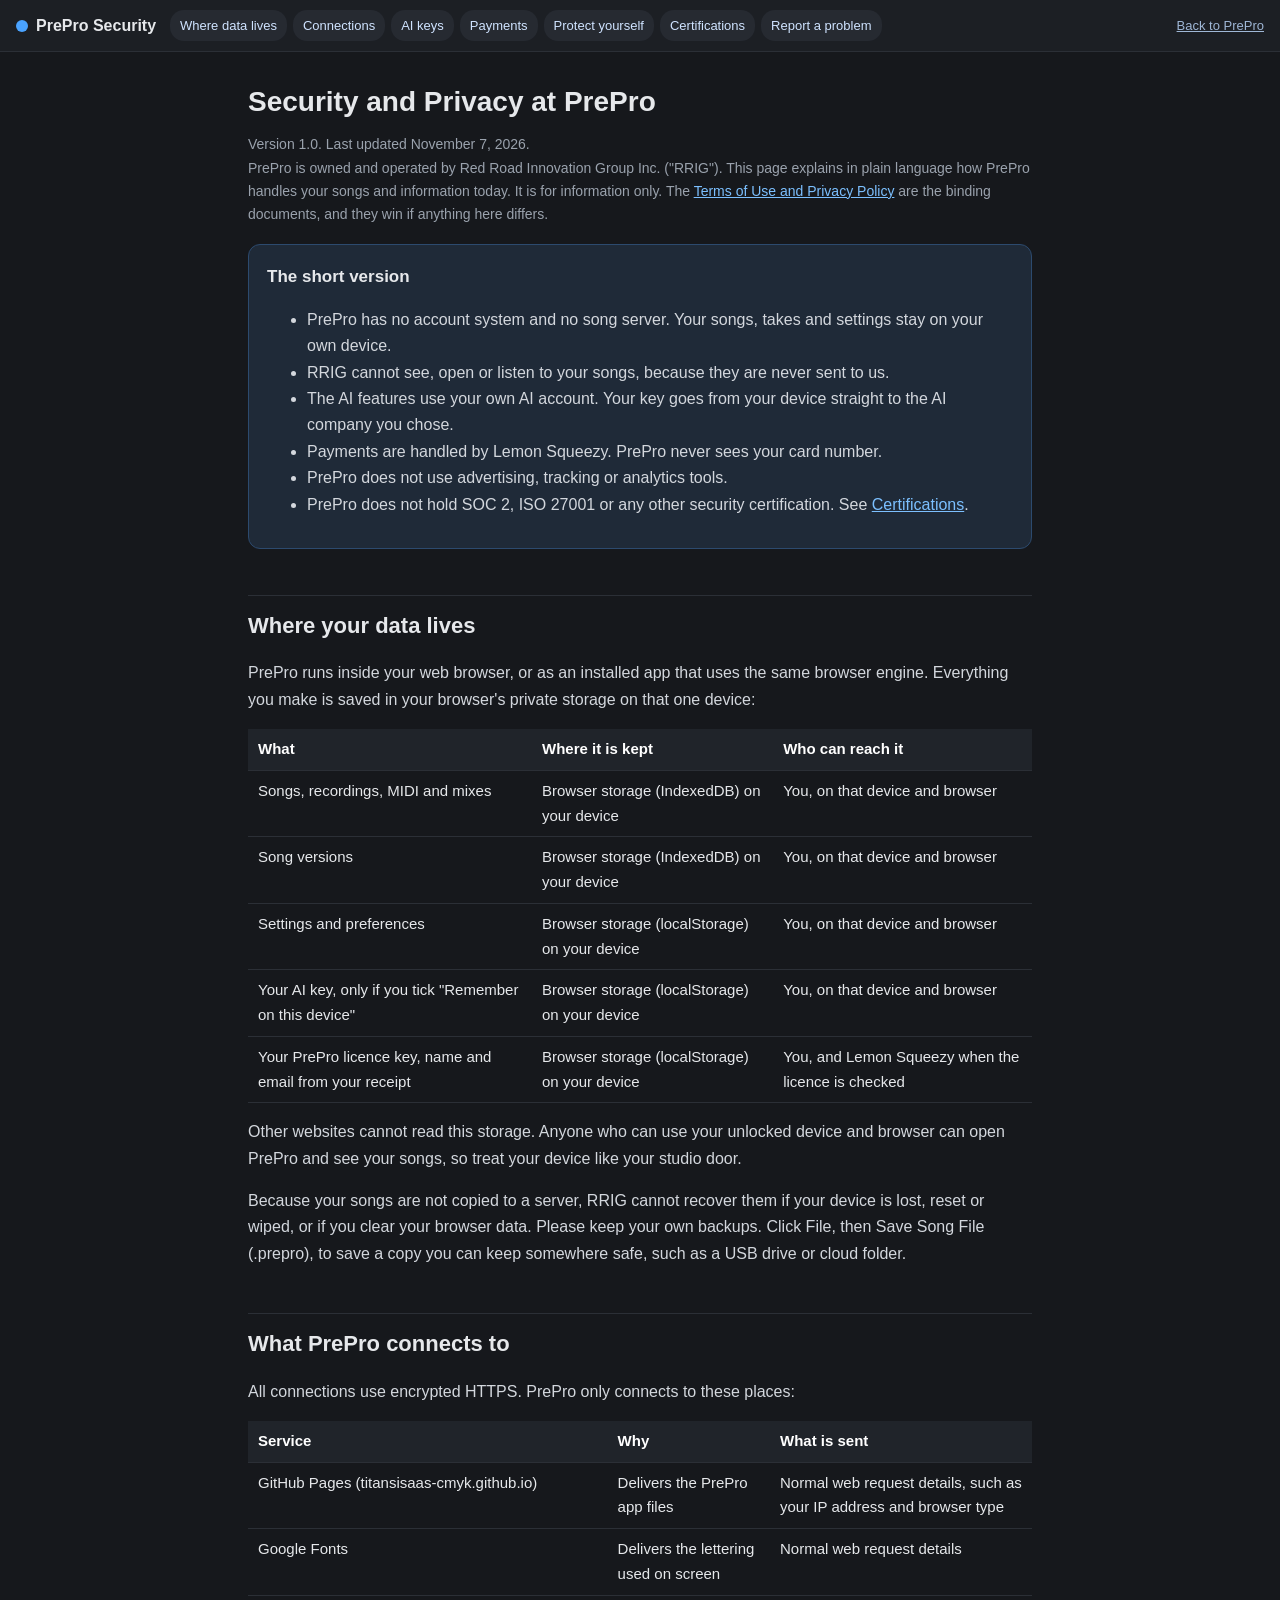
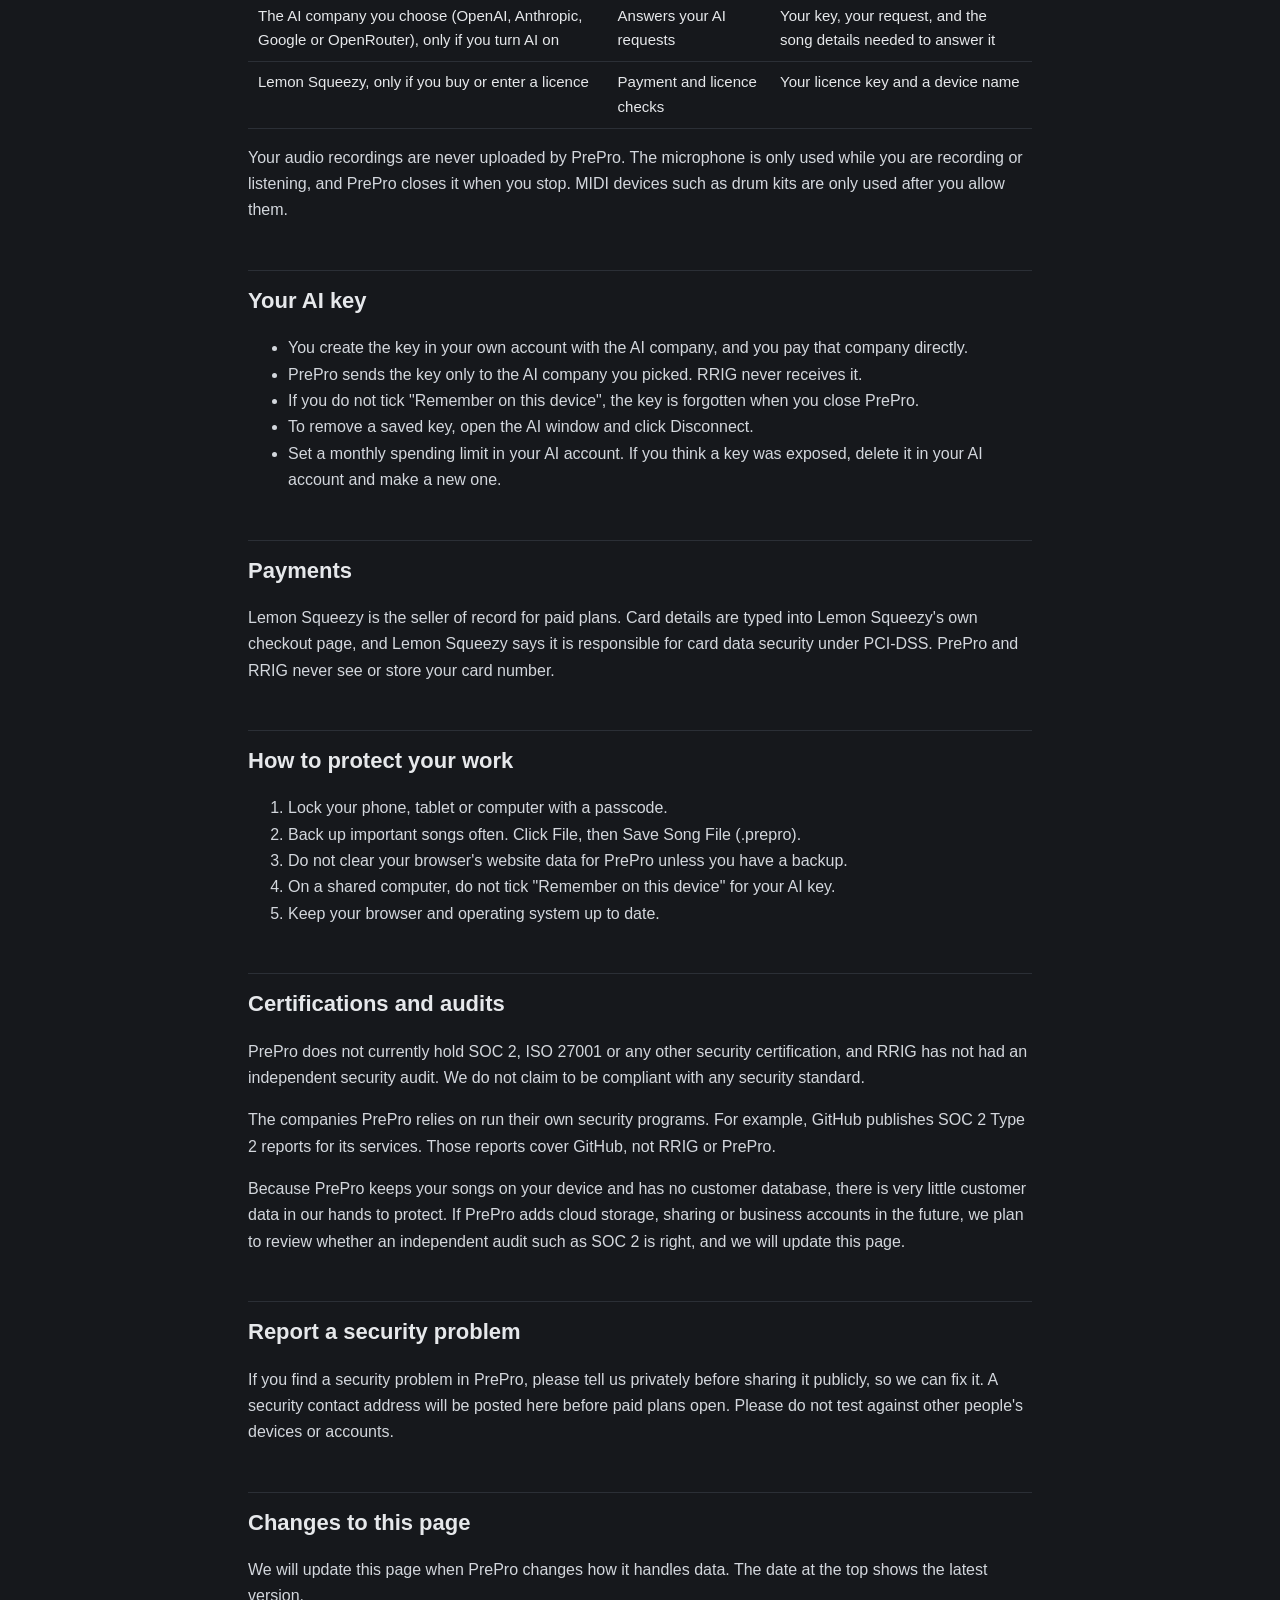
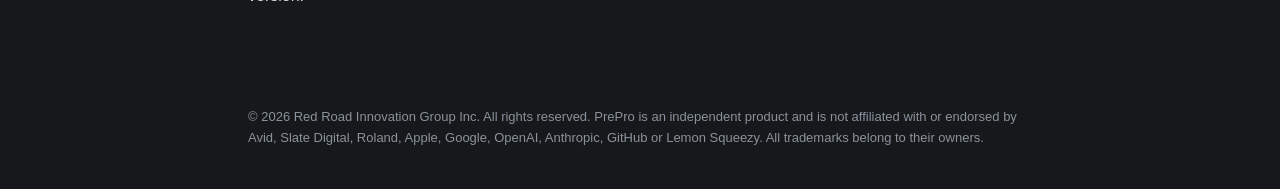
<file: security.html>
<!DOCTYPE html>
<html lang="en">
<head>
<meta charset="utf-8">
<meta name="viewport" content="width=device-width, initial-scale=1, viewport-fit=cover">
<title>PrePro Security and Privacy: How PrePro Protects Your Songs</title>
<meta name="theme-color" content="#16181c">
<link rel="icon" href="icons/icon-192.png">
<style>
  :root { color-scheme: dark; }
  * { box-sizing: border-box; }
  body { margin: 0; background: #16181c; color: #e6e8eb; font: 16px/1.65 Inter, -apple-system, BlinkMacSystemFont, "Segoe UI", Roboto, sans-serif; }
  header { position: sticky; top: 0; z-index: 2; background: #1d2025f2; backdrop-filter: blur(8px); border-bottom: 1px solid #2b2f36; padding: 10px max(16px, env(safe-area-inset-left)); display: flex; align-items: center; gap: 14px; flex-wrap: wrap; }
  header .brand { font-weight: 700; display: flex; align-items: center; gap: 8px; }
  header .brand i { width: 12px; height: 12px; border-radius: 50%; background: #4aa3ff; display: inline-block; }
  header nav { display: flex; gap: 6px; flex-wrap: wrap; }
  header nav a { color: #cfe3ff; text-decoration: none; font-size: 13px; padding: 5px 10px; border-radius: 14px; background: #262a31; }
  header nav a:hover { background: #2f3540; }
  header .back { margin-left: auto; font-size: 13px; color: #9fb7d6; }
  main { max-width: 820px; margin: 0 auto; padding: 24px 18px 80px; }
  h1 { font-size: 28px; line-height: 1.25; margin: 8px 0 6px; }
  h2 { font-size: 22px; margin: 46px 0 8px; padding-top: 12px; border-top: 1px solid #2b2f36; scroll-margin-top: 70px; }
  h3 { font-size: 17px; margin: 26px 0 6px; }
  p, li { color: #d3d7dd; }
  a { color: #7cc0ff; }
  .meta { color: #9aa2ad; font-size: 14px; }
  .summary { background: #1f2a38; border: 1px solid #2c4a6e; border-radius: 12px; padding: 14px 18px; margin: 18px 0; }
  .summary h3 { margin-top: 4px; }
  .caps { text-transform: uppercase; font-size: 14.5px; letter-spacing: .01em; }
  table { width: 100%; border-collapse: collapse; margin: 12px 0; font-size: 15px; }
  th, td { text-align: left; padding: 8px 10px; border-bottom: 1px solid #2b2f36; vertical-align: top; }
  th { color: #fff; background: #20242a; }
  @media (max-width: 640px) { header { position: static; } h2 { scroll-margin-top: 10px; } }
  footer { max-width: 820px; margin: 0 auto; padding: 0 18px 40px; color: #8a929c; font-size: 13px; }
  @media print { header { position: static; } body { background: #fff; color: #000; } p, li { color: #000; } a { color: #000; } .summary { background: #fff; } }
</style>
</head>
<body>
<header>
  <span class="brand"><i></i>PrePro Security</span>
  <nav aria-label="Sections">
    <a href="#where">Where data lives</a>
    <a href="#connections">Connections</a>
    <a href="#ai">AI keys</a>
    <a href="#payments">Payments</a>
    <a href="#protect">Protect yourself</a>
    <a href="#certs">Certifications</a>
    <a href="#report">Report a problem</a>
  </nav>
  <a class="back" href="./">Back to PrePro</a>
</header>
<main>
<h1>Security and Privacy at PrePro</h1>
<p class="meta">Version 1.0. Last updated November 7, 2026.<br>PrePro is owned and operated by Red Road Innovation Group Inc. ("RRIG"). This page explains in plain language how PrePro handles your songs and information today. It is for information only. The <a href="legal.html">Terms of Use and Privacy Policy</a> are the binding documents, and they win if anything here differs.</p>

<div class="summary">
  <h3>The short version</h3>
  <ul>
    <li>PrePro has no account system and no song server. Your songs, takes and settings stay on your own device.</li>
    <li>RRIG cannot see, open or listen to your songs, because they are never sent to us.</li>
    <li>The AI features use your own AI account. Your key goes from your device straight to the AI company you chose.</li>
    <li>Payments are handled by Lemon Squeezy. PrePro never sees your card number.</li>
    <li>PrePro does not use advertising, tracking or analytics tools.</li>
    <li>PrePro does not hold SOC 2, ISO 27001 or any other security certification. See <a href="#certs">Certifications</a>.</li>
  </ul>
</div>

<h2 id="where">Where your data lives</h2>
<p>PrePro runs inside your web browser, or as an installed app that uses the same browser engine. Everything you make is saved in your browser's private storage on that one device:</p>
<table>
  <tr><th>What</th><th>Where it is kept</th><th>Who can reach it</th></tr>
  <tr><td>Songs, recordings, MIDI and mixes</td><td>Browser storage (IndexedDB) on your device</td><td>You, on that device and browser</td></tr>
  <tr><td>Song versions</td><td>Browser storage (IndexedDB) on your device</td><td>You, on that device and browser</td></tr>
  <tr><td>Settings and preferences</td><td>Browser storage (localStorage) on your device</td><td>You, on that device and browser</td></tr>
  <tr><td>Your AI key, only if you tick "Remember on this device"</td><td>Browser storage (localStorage) on your device</td><td>You, on that device and browser</td></tr>
  <tr><td>Your PrePro licence key, name and email from your receipt</td><td>Browser storage (localStorage) on your device</td><td>You, and Lemon Squeezy when the licence is checked</td></tr>
</table>
<p>Other websites cannot read this storage. Anyone who can use your unlocked device and browser can open PrePro and see your songs, so treat your device like your studio door.</p>
<p>Because your songs are not copied to a server, RRIG cannot recover them if your device is lost, reset or wiped, or if you clear your browser data. Please keep your own backups. Click File, then Save Song File (.prepro), to save a copy you can keep somewhere safe, such as a USB drive or cloud folder.</p>

<h2 id="connections">What PrePro connects to</h2>
<p>All connections use encrypted HTTPS. PrePro only connects to these places:</p>
<table>
  <tr><th>Service</th><th>Why</th><th>What is sent</th></tr>
  <tr><td>GitHub Pages (titansisaas-cmyk.github.io)</td><td>Delivers the PrePro app files</td><td>Normal web request details, such as your IP address and browser type</td></tr>
  <tr><td>Google Fonts</td><td>Delivers the lettering used on screen</td><td>Normal web request details</td></tr>
  <tr><td>The AI company you choose (OpenAI, Anthropic, Google or OpenRouter), only if you turn AI on</td><td>Answers your AI requests</td><td>Your key, your request, and the song details needed to answer it</td></tr>
  <tr><td>Lemon Squeezy, only if you buy or enter a licence</td><td>Payment and licence checks</td><td>Your licence key and a device name</td></tr>
</table>
<p>Your audio recordings are never uploaded by PrePro. The microphone is only used while you are recording or listening, and PrePro closes it when you stop. MIDI devices such as drum kits are only used after you allow them.</p>

<h2 id="ai">Your AI key</h2>
<ul>
  <li>You create the key in your own account with the AI company, and you pay that company directly.</li>
  <li>PrePro sends the key only to the AI company you picked. RRIG never receives it.</li>
  <li>If you do not tick "Remember on this device", the key is forgotten when you close PrePro.</li>
  <li>To remove a saved key, open the AI window and click Disconnect.</li>
  <li>Set a monthly spending limit in your AI account. If you think a key was exposed, delete it in your AI account and make a new one.</li>
</ul>

<h2 id="payments">Payments</h2>
<p>Lemon Squeezy is the seller of record for paid plans. Card details are typed into Lemon Squeezy's own checkout page, and Lemon Squeezy says it is responsible for card data security under PCI-DSS. PrePro and RRIG never see or store your card number.</p>

<h2 id="protect">How to protect your work</h2>
<ol>
  <li>Lock your phone, tablet or computer with a passcode.</li>
  <li>Back up important songs often. Click File, then Save Song File (.prepro).</li>
  <li>Do not clear your browser's website data for PrePro unless you have a backup.</li>
  <li>On a shared computer, do not tick "Remember on this device" for your AI key.</li>
  <li>Keep your browser and operating system up to date.</li>
</ol>

<h2 id="certs">Certifications and audits</h2>
<p>PrePro does not currently hold SOC 2, ISO 27001 or any other security certification, and RRIG has not had an independent security audit. We do not claim to be compliant with any security standard.</p>
<p>The companies PrePro relies on run their own security programs. For example, GitHub publishes SOC 2 Type 2 reports for its services. Those reports cover GitHub, not RRIG or PrePro.</p>
<p>Because PrePro keeps your songs on your device and has no customer database, there is very little customer data in our hands to protect. If PrePro adds cloud storage, sharing or business accounts in the future, we plan to review whether an independent audit such as SOC 2 is right, and we will update this page.</p>

<h2 id="report">Report a security problem</h2>
<p>If you find a security problem in PrePro, please tell us privately before sharing it publicly, so we can fix it. A security contact address will be posted here before paid plans open. Please do not test against other people's devices or accounts.</p>

<h2 id="changes">Changes to this page</h2>
<p>We will update this page when PrePro changes how it handles data. The date at the top shows the latest version.</p>
</main>
<footer>&copy; 2026 Red Road Innovation Group Inc. All rights reserved. PrePro is an independent product and is not affiliated with or endorsed by Avid, Slate Digital, Roland, Apple, Google, OpenAI, Anthropic, GitHub or Lemon Squeezy. All trademarks belong to their owners.</footer>
</body>
</html>
</file>
<file: style.css>
:root {
  --bg-0: #1c1d1f;
  --bg-1: #26282b;
  --bg-2: #2f3236;
  --bg-3: #3a3e43;
  --bg-4: #474c52;
  --line: #15161870;
  --line-strong: #111214;
  --text: #d9dde2;
  --text-dim: #9097a0;
  --text-faint: #646b74;
  --accent: #4aa3ff;
  --accent-dim: #2a5f96;
  --sel: rgba(74, 163, 255, 0.22);
  --rec: #e5423b;
  --solo: #f2c230;
  --mute: #f08a24;
  --play: #4cd06b;
  --lcd-bg: #0d1412;
  --lcd: #63f0b4;
  --header-w: 250px;
  --clip-w: 210px;
  --font: 'Inter', 'Helvetica Neue', Arial, sans-serif;
  --mono: 'JetBrains Mono', ui-monospace, Menlo, monospace;
}
* { box-sizing: border-box; }
html, body { margin: 0; height: 100%; background: var(--bg-0); color: var(--text); font-family: var(--font); font-size: 12px; overflow: hidden; user-select: none; -webkit-user-select: none; }
button { font: inherit; color: inherit; cursor: pointer; }
input, select { font: inherit; color: var(--text); }
[hidden] { display: none !important; }

#app { display: grid; grid-template-rows: 26px auto 1fr calc(46px + env(safe-area-inset-bottom)); height: 100vh; height: 100dvh; }

/* Menu bar */
.menubar { display: flex; align-items: center; background: linear-gradient(#34373b, #2a2c30); border-bottom: 1px solid var(--line-strong); padding: 0 8px; gap: 2px; }
.brand { font-weight: 700; letter-spacing: .04em; margin-right: 10px; color: #fff; }
.brand::before { content: ''; display: inline-block; width: 9px; height: 9px; border-radius: 50%; background: var(--accent); margin-right: 6px; vertical-align: 0; box-shadow: 0 0 6px var(--accent); }
.menu { padding: 4px 9px; border-radius: 3px; cursor: default; color: var(--text); }
.menu:hover, .menu.open { background: var(--accent-dim); color: #fff; }
.spacer { flex: 1; }
.session-name { color: var(--text-dim); font-size: 11px; }
.dropdown { position: fixed; z-index: 50; min-width: 240px; background: #2b2e32; border: 1px solid #0c0d0e; border-radius: 5px; box-shadow: 0 10px 30px #000a; padding: 4px; }
.dropdown .item { display: flex; justify-content: space-between; gap: 24px; padding: 5px 10px; border-radius: 3px; cursor: default; }
.dropdown .item:hover { background: var(--accent); color: #fff; }
.dropdown .item .k { color: var(--text-dim); font-size: 11px; }
.dropdown .item:hover .k { color: #e6f1ff; }
.dropdown .item.checked::before { content: '✓'; margin-right: 6px; }
.dropdown .sep { height: 1px; background: #ffffff14; margin: 4px 2px; }

/* Toolbar */
.toolbar { display: flex; align-items: center; gap: 12px; padding: 6px 10px; background: var(--bg-2); border-bottom: 1px solid var(--line-strong); flex-wrap: wrap; min-height: 60px; }
.tb-group { display: flex; gap: 2px; align-items: center; }
.tb-group button { background: linear-gradient(#4a4f55, #3a3e43); border: 1px solid #16181a; border-radius: 3px; height: 24px; min-width: 28px; padding: 0 8px; font-size: 10px; font-weight: 600; letter-spacing: .05em; color: var(--text); }
.tb-group button:hover { filter: brightness(1.15); }
.tb-group button.active { background: linear-gradient(#3d8fe6, #2a6fc0); color: #fff; border-color: #123a66; }
.modes { display: grid; grid-template-columns: 1fr 1fr; gap: 2px; }
.modes button { height: 21px; min-width: 64px; }
.tools button { width: 32px; padding: 0; height: 30px; }
.tools svg { width: 18px; height: 18px; }
.zoom button { font-size: 15px; width: 30px; padding: 0; }
.counter-block { display: flex; gap: 8px; align-items: stretch; background: var(--lcd-bg); border: 1px solid #000; border-radius: 4px; padding: 4px 10px; box-shadow: inset 0 1px 6px #000; }
.counter { display: flex; flex-direction: column; justify-content: center; min-width: 156px; }
.counter label, .sel-fields label { font-size: 9px; color: #3f8f6d; text-transform: uppercase; letter-spacing: .1em; }
.counter output { font-family: var(--mono); font-size: 22px; font-weight: 700; color: var(--lcd); text-shadow: 0 0 8px #63f0b455; white-space: pre; }
.counter.sub { min-width: 110px; }
.counter.sub output { font-size: 14px; color: #8fd8b8; }
.sel-fields { display: grid; grid-template-columns: auto auto auto; gap: 0 12px; align-content: center; border-left: 1px solid #1d3a2f; padding-left: 10px; }
.sel-fields div { display: flex; flex-direction: column; }
.sel-fields output { font-family: var(--mono); font-size: 12px; color: #8fd8b8; white-space: pre; }
.grid-cfg { gap: 10px; color: var(--text-dim); font-size: 11px; }
.grid-cfg label { display: flex; flex-direction: column; gap: 2px; }
.grid-cfg select, .grid-cfg input { background: var(--bg-0); border: 1px solid #0c0d0e; border-radius: 3px; height: 22px; padding: 0 4px; }
.grid-cfg input { width: 64px; }
.win-switch button { min-width: 54px; font-size: 11px; height: 28px; }

/* Edit window */
.edit-window { display: grid; grid-template-columns: 1fr var(--clip-w); grid-template-rows: 76px 1fr 16px; min-height: 0; background: var(--bg-1); }
.edit-window.no-clips { grid-template-columns: 1fr 0; }
.edit-window.no-clips .clip-list { display: none; }
.edit-top { grid-column: 1; grid-row: 1; display: flex; border-bottom: 1px solid var(--line-strong); min-width: 0; }
.ruler-labels { width: var(--header-w); flex: none; display: grid; grid-template-rows: repeat(4, 1fr); background: var(--bg-2); border-right: 1px solid var(--line-strong); }
.ruler-labels div { display: flex; align-items: center; justify-content: flex-end; padding-right: 10px; font-size: 10px; color: var(--text-dim); border-bottom: 1px solid #00000040; }
#ruler { flex: 1; min-width: 0; height: 76px; display: block; cursor: text; }
.edit-body { grid-column: 1; grid-row: 2; display: flex; overflow-y: auto; overflow-x: hidden; min-height: 0; position: relative; }
.track-headers { width: var(--header-w); flex: none; background: var(--bg-2); border-right: 1px solid var(--line-strong); align-self: flex-start; min-height: 100%; }
.lanes-wrap { flex: 1; min-width: 0; position: relative; align-self: flex-start; min-height: 100%; }
#lanes { display: block; }
.drop-hint { position: absolute; inset: 0; display: none; align-items: center; justify-content: center; background: #4aa3ff22; border: 2px dashed var(--accent); font-size: 16px; color: #fff; pointer-events: none; }
.lanes-wrap.dragover .drop-hint { display: flex; }
.hscroll-row { grid-column: 1; grid-row: 3; display: flex; background: var(--bg-2); border-top: 1px solid var(--line-strong); }
.hscroll-pad { width: var(--header-w); flex: none; }
#hscroll { flex: 1; margin: 0; height: 16px; -webkit-appearance: none; appearance: none; background: #1a1b1d; }
#hscroll::-webkit-slider-thumb { -webkit-appearance: none; width: 80px; height: 12px; border-radius: 6px; background: #5a6068; }
#hscroll::-moz-range-thumb { width: 80px; height: 12px; border-radius: 6px; background: #5a6068; border: 0; }

.track-header { position: relative; display: grid; grid-template-columns: 6px 1fr; border-bottom: 1px solid var(--line-strong); background: var(--bg-3); }
.track-header.selected { background: #43505e; }
.track-header .color { grid-row: span 2; }
.th-main { padding: 6px 8px 4px; display: flex; flex-direction: column; gap: 5px; min-width: 0; }
.th-row { display: flex; gap: 4px; align-items: center; }
.th-name { flex: 1; min-width: 0; background: var(--bg-0); border: 1px solid #0c0d0e; border-radius: 3px; padding: 3px 6px; font-weight: 600; font-size: 12px; overflow: hidden; text-overflow: ellipsis; white-space: nowrap; }
.th-name:focus { outline: 1px solid var(--accent); }
.tbtn { width: 22px; height: 18px; border-radius: 3px; border: 1px solid #16181a; background: linear-gradient(#545a61, #40444a); font-size: 9.5px; font-weight: 700; padding: 0; color: #cfd4da; }
.tbtn.rec.on { background: var(--rec); color: #fff; animation: blink 1s steps(2) infinite; }
.tbtn.solo.on { background: var(--solo); color: #222; }
.tbtn.mute.on { background: var(--mute); color: #222; }
.tbtn.inp.on { background: #3fbf71; color: #102; }
@keyframes blink { 50% { filter: brightness(.65); } }
.th-vol { font-family: var(--mono); font-size: 10.5px; color: var(--text-dim); min-width: 52px; text-align: right; }
.th-meter { height: 6px; background: #111; border-radius: 2px; overflow: hidden; flex: 1; position: relative; }
.th-meter i { position: absolute; left: 0; top: 0; bottom: 0; width: 0; background: linear-gradient(90deg, #3ccf6e 0 70%, #e9d23c 70% 88%, #e5423b 88%); background-size: 200px 100%; }
.th-sub { font-size: 10px; color: var(--text-faint); }
.th-mini { display: flex; gap: 4px; align-items: center; }
.th-mini select { background: var(--bg-1); border: 1px solid #0c0d0e; border-radius: 3px; font-size: 10px; height: 18px; }

.clip-list { grid-column: 2; grid-row: 1 / 4; background: var(--bg-2); border-left: 1px solid var(--line-strong); display: flex; flex-direction: column; min-height: 0; }
.cl-head { padding: 8px 10px; font-weight: 600; font-size: 11px; color: var(--text-dim); text-transform: uppercase; letter-spacing: .08em; border-bottom: 1px solid var(--line-strong); }
.clip-list ul { list-style: none; margin: 0; padding: 4px; overflow-y: auto; }
.clip-list li { display: flex; align-items: center; gap: 6px; padding: 4px 6px; border-radius: 3px; font-size: 11.5px; white-space: nowrap; overflow: hidden; text-overflow: ellipsis; cursor: default; }
.clip-list li:hover { background: var(--bg-3); }
.clip-list li.sel { background: var(--accent-dim); color: #fff; }
.clip-list li i { width: 8px; height: 8px; border-radius: 2px; flex: none; }
.clip-list li span { overflow: hidden; text-overflow: ellipsis; }

/* Mix window */
.mix-window { display: flex; min-height: 0; background: #202225; }
.mix-labels { width: 92px; flex: none; display: flex; flex-direction: column; background: var(--bg-2); border-right: 1px solid var(--line-strong); }
.ml { font-size: 10px; color: var(--text-dim); text-align: right; padding: 6px 8px; border-bottom: 1px solid #00000050; }
.ml.inserts { height: 132px; } .ml.io { height: 52px; } .ml.pan { height: 62px; } .ml.btns { height: 34px; } .ml.fader { flex: 1; } .ml.name { height: 40px; }
.strips { display: flex; overflow-x: auto; overflow-y: hidden; flex: 1; }
.strip { width: 96px; flex: none; display: flex; flex-direction: column; background: linear-gradient(#383c41, #2e3135); border-right: 1px solid var(--line-strong); }
.strip.master { background: linear-gradient(#3e3a33, #2f2c27); margin-left: auto; border-left: 2px solid #111; }
.strip.selected { background: linear-gradient(#3e4b59, #303a45); }
.s-inserts { height: 132px; padding: 6px 5px; display: flex; flex-direction: column; gap: 3px; border-bottom: 1px solid #00000050; }
.slot { height: 21px; border-radius: 2px; background: #1b1c1e; border: 1px solid #0b0c0d; font-size: 10px; color: var(--text-faint); padding: 0 5px; text-align: left; overflow: hidden; white-space: nowrap; text-overflow: ellipsis; }
.slot.filled { background: linear-gradient(#5168a0, #3d5085); color: #fff; }
.slot.filled.byp { background: #3a3f55; color: #8d93a8; text-decoration: line-through; }
.s-io { height: 52px; padding: 6px 5px; display: flex; flex-direction: column; gap: 3px; border-bottom: 1px solid #00000050; }
.s-io div { height: 18px; border-radius: 2px; background: #1b1c1e; font-size: 9.5px; color: var(--text-dim); display: flex; align-items: center; padding: 0 5px; }
.s-pan { height: 62px; display: flex; flex-direction: column; align-items: center; justify-content: center; gap: 2px; border-bottom: 1px solid #00000050; }
.knob { width: 34px; height: 34px; border-radius: 50%; background: radial-gradient(circle at 40% 35%, #6b727a, #2c2f33); border: 1px solid #0b0c0d; position: relative; cursor: ns-resize; box-shadow: 0 2px 4px #0008; }
.knob::after { content: ''; position: absolute; left: 50%; top: 3px; width: 2px; height: 11px; margin-left: -1px; background: #9fd0ff; border-radius: 1px; transform-origin: 1px 14px; transform: rotate(var(--rot, 0deg)); }
.pan-val { font-family: var(--mono); font-size: 10px; color: var(--text-dim); }
.s-btns { height: 34px; display: flex; gap: 3px; justify-content: center; align-items: center; border-bottom: 1px solid #00000050; }
.s-btns .tbtn { width: 26px; height: 20px; }
.s-fader { flex: 1; display: flex; justify-content: center; gap: 6px; padding: 10px 4px 6px; min-height: 0; }
.fader-track { position: relative; width: 26px; }
.fader-track::before { content: ''; position: absolute; left: 50%; top: 8px; bottom: 8px; width: 4px; margin-left: -2px; background: #0b0c0d; border-radius: 2px; box-shadow: inset 0 0 2px #000; }
.fader-scale { position: absolute; right: -2px; top: 8px; bottom: 8px; width: 6px; }
.fader-cap { position: absolute; left: 0; width: 26px; height: 34px; margin-top: -17px; border-radius: 3px; background: linear-gradient(#d6dbe0 0, #8f969d 45%, #2b2e32 48%, #2b2e32 52%, #8f969d 55%, #c0c6cc 100%); border: 1px solid #0b0c0d; box-shadow: 0 3px 6px #000a; cursor: ns-resize; }
.meter { width: 16px; background: #0b0c0d; border-radius: 2px; display: block; }
.s-vol { text-align: center; font-family: var(--mono); font-size: 10.5px; color: var(--lcd); background: var(--lcd-bg); margin: 0 8px 6px; border-radius: 2px; padding: 2px 0; }
.s-name { height: 40px; display: flex; flex-direction: column; justify-content: center; align-items: center; border-top: 1px solid #00000050; gap: 3px; }
.s-name span { font-weight: 600; font-size: 11.5px; max-width: 88px; overflow: hidden; text-overflow: ellipsis; white-space: nowrap; }
.s-name i { width: 70px; height: 4px; border-radius: 2px; }

/* Transport */
.transport { display: flex; align-items: center; gap: 14px; padding: 0 12px env(safe-area-inset-bottom); background: linear-gradient(#34373b, #27292c); border-top: 1px solid var(--line-strong); }
.tp-btns { display: flex; gap: 3px; }
.tp-btns button { width: 38px; height: 30px; border-radius: 4px; border: 1px solid #111; background: linear-gradient(#545a61, #3d4146); color: #dfe3e8; display: flex; align-items: center; justify-content: center; }
.tp-btns button svg { width: 16px; height: 16px; }
.tp-btns button:hover { filter: brightness(1.15); }
#tpPlay.on { background: linear-gradient(#3fbf63, #2a8f46); color: #fff; }
#tpRec { color: #ff6b63; }
#tpRec.armed { background: linear-gradient(#a33029, #7a1f1a); color: #fff; animation: blink 0.8s steps(2) infinite; }
#tpRec.on { background: var(--rec); color: #fff; animation: none; }
.tp-opts { display: flex; gap: 3px; }
.tp-opts button { height: 26px; padding: 0 10px; border-radius: 3px; border: 1px solid #111; background: #2a2c30; font-size: 10px; font-weight: 700; letter-spacing: .06em; color: var(--text-dim); }
.tp-opts button.on { background: var(--accent-dim); color: #fff; border-color: #123a66; }
.tp-status { color: var(--text-dim); font-size: 11px; }
.tp-master { display: flex; align-items: center; gap: 8px; color: var(--text-dim); font-size: 11px; }
#masterMeterBar { background: #0b0c0d; border-radius: 2px; }

/* Modal / plugin windows */
.modal-back { position: fixed; inset: 0; background: #0007; z-index: 80; display: flex; align-items: center; justify-content: center; }
.modal { background: #2b2e32; border: 1px solid #0b0c0d; border-radius: 6px; min-width: 340px; max-width: 92vw; box-shadow: 0 20px 60px #000c; }
.modal h3 { margin: 0; padding: 10px 14px; font-size: 13px; border-bottom: 1px solid #0b0c0d; background: linear-gradient(#3a3e43, #2f3236); border-radius: 6px 6px 0 0; display: flex; justify-content: space-between; align-items: center; gap: 12px; }
.modal .body { padding: 14px; display: flex; flex-direction: column; gap: 12px; }
.modal .row { display: grid; grid-template-columns: 110px 1fr 70px; align-items: center; gap: 10px; }
.modal .row output { font-family: var(--mono); font-size: 11px; color: var(--lcd); text-align: right; }
.modal input[type=range] { width: 100%; accent-color: var(--accent); }
.modal input[type=text], .modal input[type=number], .modal select { background: var(--bg-0); border: 1px solid #0b0c0d; border-radius: 3px; height: 26px; padding: 0 6px; }
.modal .foot { display: flex; justify-content: flex-end; gap: 6px; padding: 10px 14px; border-top: 1px solid #0b0c0d; }
.modal .foot button, .modal h3 button { background: linear-gradient(#4a4f55, #3a3e43); border: 1px solid #111; border-radius: 3px; padding: 5px 14px; font-size: 11px; }
.modal .foot button.primary { background: linear-gradient(#3d8fe6, #2a6fc0); color: #fff; }
.modal .plug-face { background: linear-gradient(#22262d, #1a1d22); border-radius: 4px; padding: 12px; border: 1px solid #0b0c0d; }
.modal canvas.eqc { width: 100%; height: 120px; background: #101317; border-radius: 3px; display: block; margin-bottom: 12px; }
.modal p { margin: 0; color: var(--text-dim); line-height: 1.5; }
.modal kbd { font-family: var(--mono); background: #1b1c1e; border: 1px solid #0b0c0d; border-radius: 3px; padding: 1px 5px; font-size: 10.5px; color: var(--text); }
.keys { display: grid; grid-template-columns: auto 1fr auto 1fr; gap: 6px 14px; font-size: 11.5px; color: var(--text-dim); }

/* Context menu */
.ctx { position: fixed; z-index: 60; }

@media (max-width: 900px) {
  :root { --header-w: 150px; --clip-w: 0px; }
  .clip-list { display: none; }
  .sel-fields, .grid-cfg { display: none; }
  .counter { min-width: 120px; } .counter output { font-size: 17px; }
  .th-vol { display: none; }
  .tp-master, .tp-status { display: none; }
  .tp-btns button { width: 32px; }
  .menu { padding: 4px 5px; }
  .session-name { display: none; }
  .menubar, .toolbar, .transport { overflow-x: auto; flex-wrap: nowrap; scrollbar-width: none; }
  .menubar > *, .toolbar > *, .transport > * { flex: none; }
  .brand { white-space: nowrap; }
  .th-sub { display: none; }
}

/* PrePro additions */
.ai-btn-wrap button { min-width: 50px; height: 28px; font-size: 11px; display: inline-flex; align-items: center; gap: 5px; }
#btnAI { background: linear-gradient(#7b5cff, #5a3fd6); color: #fff; border-color: #2a1c70; }
#btnAI.active { box-shadow: 0 0 0 2px #b6a4ff inset; }
.ai-panel { position: fixed; right: 0; top: 26px; bottom: 46px; width: 380px; max-width: 100vw; z-index: 40; background: #1f2126; border-left: 1px solid #0b0c0d; box-shadow: -14px 0 40px #0009; display: flex; flex-direction: column; }
.ai-head { display: flex; justify-content: space-between; align-items: center; padding: 10px 12px; border-bottom: 1px solid #0b0c0d; background: linear-gradient(#2c2840, #24222f); }
.ai-head b { font-size: 13px; margin-right: 8px; }
.ai-head span { font-size: 10.5px; color: var(--text-dim); }
.ai-head span.ok { color: #7fe0a8; }
.ai-head-btns { display: flex; gap: 4px; }
.ai-head-btns button { background: #2f3138; border: 1px solid #0b0c0d; border-radius: 3px; padding: 4px 9px; font-size: 11px; }
.ai-msgs { flex: 1; overflow-y: auto; padding: 12px; display: flex; flex-direction: column; gap: 10px; user-select: text; -webkit-user-select: text; }
.ai-msg { padding: 9px 11px; border-radius: 8px; line-height: 1.5; font-size: 12.5px; max-width: 94%; white-space: pre-wrap; word-wrap: break-word; }
.ai-msg.user { background: #3b3466; align-self: flex-end; color: #f0edff; }
.ai-msg.bot { background: #2a2d33; align-self: flex-start; }
.ai-msg.err { background: #4a2523; color: #ffd9d6; }
.ai-msg.sys { background: transparent; color: var(--text-dim); font-size: 11.5px; padding: 0 2px; }
.ai-actions { margin-top: 8px; border-top: 1px solid #ffffff14; padding-top: 6px; display: flex; flex-direction: column; gap: 3px; font-size: 11px; color: #b9c0c8; white-space: normal; }
.ai-actions .act { display: flex; gap: 6px; }
.ai-actions .act::before { content: '•'; color: #9d86ff; }
.ai-actions .act.done::before { content: '✓'; color: #7fe0a8; }
.ai-actions .act.fail::before { content: '✕'; color: #ff8a80; }
.ai-actions .row-btns { display: flex; gap: 6px; margin-top: 6px; }
.ai-actions .row-btns button, .ai-connect button, .ai-connect a.btn { background: linear-gradient(#4a4f55, #3a3e43); border: 1px solid #111; border-radius: 3px; padding: 4px 10px; font-size: 11px; color: var(--text); text-decoration: none; }
.ai-actions .row-btns button.primary, .ai-connect button.primary { background: linear-gradient(#7b5cff, #5a3fd6); color: #fff; }
.ai-chips { display: flex; flex-wrap: wrap; gap: 5px; padding: 8px 12px 0; }
.ai-chips button { background: #2a2d33; border: 1px solid #3a3e46; border-radius: 12px; padding: 4px 10px; font-size: 11px; color: #cfd4da; }
.ai-chips button:hover { border-color: #9d86ff; color: #fff; }
.ai-input { display: flex; gap: 6px; padding: 10px 12px 6px; }
.ai-input textarea { flex: 1; resize: none; background: #141518; border: 1px solid #0b0c0d; border-radius: 6px; padding: 8px; color: var(--text); font: inherit; font-size: 12.5px; }
.ai-input textarea:focus { outline: 1px solid #7b5cff; }
.ai-input button { background: linear-gradient(#7b5cff, #5a3fd6); border: 1px solid #2a1c70; color: #fff; border-radius: 6px; padding: 0 14px; font-weight: 600; }
.ai-input button:disabled { opacity: .5; cursor: default; }
.ai-auto { display: flex; gap: 6px; align-items: center; padding: 0 12px 10px; font-size: 10.5px; color: var(--text-dim); }
.ai-connect { background: #262931; border: 1px solid #3a3e46; border-radius: 8px; padding: 12px; display: flex; flex-direction: column; gap: 8px; font-size: 12px; line-height: 1.5; }
.ai-connect h4 { margin: 0; font-size: 13px; }
.ai-connect p { margin: 0; color: var(--text-dim); }
.typing { display: inline-flex; gap: 3px; } .typing i { width: 5px; height: 5px; border-radius: 50%; background: #9d86ff; animation: blink 1s infinite; } .typing i:nth-child(2) { animation-delay: .2s; } .typing i:nth-child(3) { animation-delay: .4s; }
.song-list { display: flex; flex-direction: column; gap: 4px; max-height: 320px; overflow-y: auto; }
.song-row { display: grid; grid-template-columns: 1fr auto auto; gap: 8px; align-items: center; padding: 7px 9px; background: #23262a; border-radius: 4px; }
.song-row small { color: var(--text-dim); display: block; font-size: 10.5px; }
.song-row button { background: linear-gradient(#4a4f55, #3a3e43); border: 1px solid #111; border-radius: 3px; padding: 3px 10px; font-size: 11px; }
.song-row button.primary { background: linear-gradient(#3d8fe6, #2a6fc0); color: #fff; }
.modal .wide { min-width: 460px; }
.ai-form-grid { display: grid; grid-template-columns: 110px 1fr; gap: 8px 10px; align-items: center; }
.ai-form-grid input:not([type=checkbox]), .ai-form-grid select { width: 100%; }
.ai-form-grid label input[type=checkbox] { width: auto; margin: 0; }
@media (max-width: 900px) { .ai-panel { width: 100vw; } .modal .wide { min-width: 0; } }

/* MIDI */
#btnMidi { gap: 6px; background: linear-gradient(#4a4f55, #3a3e43); border: 1px solid #111; }
.midi-led { width: 7px; height: 7px; border-radius: 50%; background: #555b62; display: inline-block; box-shadow: inset 0 0 0 1px #0006; }
#btnMidi.ready .midi-led { background: #3fbf63; }
#btnMidi.bad .midi-led { background: #c4473f; }
#btnMidi.hit .midi-led { background: #ffe066; box-shadow: 0 0 8px #ffe066; }
.midi-toast { position: fixed; left: 50%; bottom: 60px; transform: translateX(-50%); z-index: 60; background: #2b2e32; border: 1px solid #4a4f55; border-radius: 8px; padding: 10px 12px; display: flex; gap: 10px; align-items: center; box-shadow: 0 12px 40px #000a; font-size: 12px; }
.midi-toast div { display: flex; flex-direction: column; gap: 2px; } .midi-toast span { color: var(--text-dim); }
.midi-toast button { background: linear-gradient(#4a4f55, #3a3e43); border: 1px solid #111; border-radius: 3px; padding: 5px 10px; font-size: 11px; }
.midi-toast button.primary { background: linear-gradient(#3d8fe6, #2a6fc0); color: #fff; }
.modal.modal-xl { width: min(1240px, 94vw); max-height: 92vh; display: flex; flex-direction: column; }
.modal.modal-xl .body { overflow: auto; }
.me-bar { display: flex; flex-wrap: wrap; gap: 10px; align-items: center; margin-bottom: 8px; font-size: 11.5px; }
.me-bar label { display: flex; gap: 6px; align-items: center; }
.me-bar button, .inst-dlg button { background: linear-gradient(#4a4f55, #3a3e43); border: 1px solid #111; border-radius: 3px; padding: 3px 9px; font-size: 11px; }
.inst-dlg button.on { background: #c9a24a; color: #111; }
.me-help { color: var(--text-dim); font-size: 10.5px; }
.me-wrap { overflow: auto; max-height: 64vh; border: 1px solid #0b0c0d; border-radius: 4px; }
.me-wrap canvas { display: block; outline: none; cursor: crosshair; }
.inst-dlg { font-size: 12px; line-height: 1.5; }
.inst-dlg h4 { margin: 10px 0 6px; font-size: 12.5px; }
.inst-dlg .hint { color: var(--text-dim); font-size: 11px; margin: 8px 0 0; }
.inst-dlg .warn { background: #4a2523; color: #ffd9d6; padding: 8px 10px; border-radius: 4px; margin-bottom: 8px; }
.inst-dlg .mon { background: #141518; border: 1px solid #0b0c0d; border-radius: 4px; padding: 7px 10px; font-family: ui-monospace, monospace; font-size: 11.5px; margin: 8px 0; transition: background .1s; }
.inst-dlg .mon.hit { background: #2c3a2e; }
.inst-dlg .ssd { margin-top: 12px; background: #23262a; border-radius: 6px; padding: 8px 12px; }
.inst-dlg .ssd summary { cursor: pointer; }
.inst-dlg .ssd ol { margin: 8px 0 4px 18px; padding: 0; display: flex; flex-direction: column; gap: 6px; }
.kit-tbl { max-height: 46vh; overflow: auto; border: 1px solid #0b0c0d; border-radius: 4px; }
.kit-tbl table { width: 100%; border-collapse: collapse; font-size: 11.5px; }
.kit-tbl th { position: sticky; top: 0; background: #2b2e32; text-align: left; padding: 5px 6px; font-weight: 600; color: var(--text-dim); }
.kit-tbl td { padding: 3px 6px; border-top: 1px solid #ffffff0d; white-space: nowrap; }
.kit-tbl td.smp { max-width: 200px; overflow: hidden; text-overflow: ellipsis; }
.kit-tbl input[type=number] { width: 54px; }
.kit-tbl input[type=range] { width: 90px; }
.th-sub { cursor: default; }
.track-header[data-kind="inst"] .th-sub { cursor: pointer; text-decoration: underline dotted #ffffff40; }

/* ───── Creative layer: Simple mode, big Record, welcome, tips ───── */
.simple-only { display: none; }
body.simple .simple-only { display: flex; }
body.simple .toolbar .modes, body.simple .toolbar .tools, body.simple .counter-block .sel-fields, body.simple .counter.sub,
body.simple .grid-cfg label:has(#gridSel), body.simple .grid-cfg label:has(#nudgeSel), body.simple #tpFollow,
body.simple .menu[data-menu="options"], body.simple .menu[data-menu="window"], body.simple .tbtn.inp { display: none !important; }
body.simple .ruler-labels div:nth-child(3) { opacity: .5; }
.creative-bar { gap: 6px; align-items: center; }
.tb-group .big-rec, .big-rec { display: inline-flex; align-items: center; gap: 8px; height: 38px; padding: 0 18px 0 14px; border-radius: 19px; border: 1px solid #00000080;
  background: linear-gradient(#ef5a52, #c9322b); color: #fff; font-weight: 700; font-size: 14px; letter-spacing: .2px; box-shadow: 0 2px 10px #e5423b40; cursor: pointer; }
.big-rec:hover { filter: brightness(1.08); }
.big-rec:focus-visible, .pill:focus-visible, .wc-tiles button:focus-visible, .wc-links button:focus-visible { outline: 2px solid var(--accent); outline-offset: 2px; }
.tb-group .big-rec.on, .big-rec.on { background: linear-gradient(#ff6a60, #e5423b); animation: recPulse 1.1s ease-in-out infinite; }
@keyframes recPulse { 50% { box-shadow: 0 0 0 6px #e5423b33, 0 2px 14px #e5423b80; } }
.tb-group .pill, .pill { display: inline-flex; align-items: center; gap: 6px; height: 30px; padding: 0 11px; border-radius: 15px; border: 1px solid #111;
  background: linear-gradient(#4a4f55, #3a3e43); color: var(--text); font-size: 12px; cursor: pointer; }
.pill.icon { padding: 0 10px; }
.tb-group .pill:disabled, .pill:disabled { opacity: .45; cursor: default; }
#countInBtn { color: var(--text-dim); }
.tb-group #countInBtn.on { color: #fff; background: linear-gradient(#3d8fe6, #2a6fc0); }
.mode-switch { margin-left: 8px; border: 1px solid #111; border-radius: 15px; overflow: hidden; padding: 0; gap: 0; }
.tb-group.mode-switch button { height: 28px; padding: 0 13px; border: 0; border-radius: 0; background: #2b2e32; color: var(--text-dim); font-size: 12px; font-weight: 600; cursor: pointer; }
.tb-group.mode-switch button.active { background: linear-gradient(#5b6168, #474c52); color: #fff; }
.count-in { position: fixed; inset: 0; z-index: 70; display: flex; flex-direction: column; align-items: center; justify-content: center; pointer-events: none; background: #0005; }
.count-in b { font-size: 160px; line-height: 1; color: #fff; font-weight: 700; text-shadow: 0 6px 40px #000c; }
.count-in span { margin-top: 10px; font-size: 18px; color: #ffffffcc; }
.count-in.beat b { animation: ciPop .35s ease-out; }
@keyframes ciPop { from { transform: scale(1.35); opacity: .3; } to { transform: scale(1); opacity: 1; } }
.coach { position: fixed; z-index: 65; width: 290px; background: #fdf6d8; color: #2a2610; border-radius: 10px; padding: 12px 14px 10px; box-shadow: 0 14px 40px #000a; font-size: 13px; line-height: 1.45; }
.coach::before { content: ''; position: absolute; left: calc(var(--ax) - 8px); width: 16px; height: 16px; background: #fdf6d8; transform: rotate(45deg); }
.coach.below::before { top: -7px; } .coach.above::before { bottom: -7px; }
.coach p { margin: 0 0 8px; position: relative; }
.coach button { position: relative; float: right; background: #2a2610; color: #fdf6d8; border: 0; border-radius: 12px; padding: 4px 12px; font-size: 12px; cursor: pointer; }
.welcome { position: fixed; inset: 0; z-index: 80; display: flex; padding: 20px;
  background: radial-gradient(1200px 600px at 50% 0%, #2c3a52 0%, #15171a 60%), #15171a; overflow: auto; }
.wc-card { width: min(980px, 100%); text-align: center; margin: auto; }
.wc-brand { display: inline-flex; align-items: center; gap: 8px; font-weight: 700; font-size: 15px; color: #fff; letter-spacing: .3px; }
.wc-brand .dot { width: 12px; height: 12px; border-radius: 50%; background: var(--accent); box-shadow: 0 0 12px var(--accent); }
.welcome h1 { margin: 18px 0 6px; font-size: clamp(26px, 4vw, 38px); color: #fff; font-weight: 700; letter-spacing: -.5px; }
.wc-sub { margin: 0 0 28px; color: var(--text-dim); font-size: 15px; }
.wc-tiles { display: grid; grid-template-columns: repeat(3, 1fr); gap: 16px; }
.wc-tiles button { display: flex; flex-direction: column; align-items: flex-start; gap: 8px; text-align: left; padding: 22px 20px; min-height: 210px; border-radius: 14px;
  border: 1px solid #ffffff1a; background: linear-gradient(#2a2e34, #22252a); color: var(--text); cursor: pointer; transition: transform .12s, border-color .12s, background .12s; }
.wc-tiles button:hover { transform: translateY(-3px); border-color: #4aa3ff88; background: linear-gradient(#2f343b, #262a30); }
.wc-tiles b { font-size: 19px; color: #fff; }
.wc-tiles span:not(.wc-ic) { font-size: 13.5px; color: var(--text-dim); line-height: 1.5; }
.wc-ic { width: 54px; height: 54px; border-radius: 14px; display: grid; place-items: center; margin-bottom: 6px; }
.wc-ic svg { width: 30px; height: 30px; }
.wc-tiles button:nth-child(1) .wc-ic { background: #e5423b22; color: #ff7a72; }
.wc-tiles button:nth-child(2) .wc-ic { background: #c9a24a22; color: #f0c766; }
.wc-tiles button:nth-child(3) .wc-ic { background: #4aa3ff22; color: #7cbcff; }
.wc-links { display: flex; justify-content: center; flex-wrap: wrap; gap: 10px; margin-top: 24px; }
.wc-links button { background: transparent; border: 1px solid #ffffff26; color: var(--text); border-radius: 18px; padding: 8px 16px; font-size: 13px; cursor: pointer; }
.wc-links button:hover { background: #ffffff10; }
.wc-links .wc-pro { color: #fff; border-color: #ffffff55; }
.wc-again { display: inline-flex; gap: 8px; align-items: center; margin-top: 20px; color: var(--text-dim); font-size: 12.5px; }
@media (max-width: 760px) { .wc-tiles { grid-template-columns: 1fr; } .wc-tiles button { min-height: 0; } }
.beat-dlg .hint, .help-steps .hint { color: var(--text-dim); font-size: 12.5px; line-height: 1.5; }
.groove-grid { display: grid; grid-template-columns: repeat(3, 1fr); gap: 8px; margin: 12px 0 14px; }
.groove-grid button { display: flex; flex-direction: column; gap: 3px; align-items: flex-start; text-align: left; padding: 10px 12px; border-radius: 8px; border: 1px solid #111; background: #2b2e32; color: var(--text); cursor: pointer; }
.groove-grid button span { font-size: 11.5px; color: var(--text-dim); }
.groove-grid button.on { background: #2a5f96; border-color: var(--accent); }
.groove-grid button.on span { color: #dbeaff; }
.beat-dlg .tempo-row { display: flex; align-items: center; gap: 10px; margin-bottom: 10px; }
.beat-dlg .tempo-row input { flex: 1; }
.beat-dlg .tempo-row output { width: 64px; text-align: right; font-variant-numeric: tabular-nums; }
.beat-dlg .chk-row { display: flex; align-items: center; gap: 8px; }
.help-steps ol { margin: 0 0 12px 18px; padding: 0; display: flex; flex-direction: column; gap: 8px; font-size: 13px; line-height: 1.5; }
.notice { position: fixed; left: 12px; right: 12px; bottom: 62px; z-index: 66; background: #2b2e32; border: 1px solid #4a4f55; color: #fff; border-radius: 10px; padding: 10px 12px; font-size: 13px; line-height: 1.4; box-shadow: 0 10px 30px #000a; }
@media (max-width: 900px) {
  body.simple .toolbar .zoom { display: none; }
  body.simple { --header-w: 118px; }
  body.simple .tb-group .big-rec { height: 36px; padding: 0 14px 0 11px; }
  body.simple .pill span { display: none; }
  body.simple #countInBtn { font-size: 11px; }
}
.mic-one { margin: 0; font-size: 15px; line-height: 1.55; max-width: 420px; }
@media (max-width: 900px) { #modal .foot button.primary { min-height: 40px; padding: 0 20px; font-size: 14px; } }
.mic-small { margin: 10px 0 0; font-size: 13px; line-height: 1.5; opacity: .75; max-width: 420px; }
.mic-link { display: block; width: 100%; margin-top: 10px; font-size: 13px; padding: 8px; user-select: all; -webkit-user-select: all; }
@media (max-width: 900px) { #modal .foot { flex-wrap: wrap; } }

.tb-group .big-play, .big-play { display: inline-flex; align-items: center; gap: 8px; height: 38px; padding: 0 18px 0 14px; border-radius: 19px; border: 1px solid #2f8f5a; background: #1f6f45; color: #fff; font-size: 15px; font-weight: 600; cursor: pointer; }
.big-play.on { background: #2a8a57; }
.big-play:disabled { opacity: .45; }
body.simple .tb-group .big-play { height: 36px; padding: 0 14px 0 11px; }

/* ───────── Plans and My Account ───────── */
.modal.wide { width: min(980px, calc(100vw - 24px)); max-width: none; }
.plan-intro { margin: 0 0 14px; font-size: 14px; line-height: 1.5; }
.plans { display: grid; grid-template-columns: repeat(4, minmax(0, 1fr)); gap: 12px; }
.plan { position: relative; display: flex; flex-direction: column; gap: 6px; padding: 16px 14px 14px; border: 1px solid var(--line-strong); border-radius: 10px; background: var(--bg-2); }
.plan.best { border-color: #3d8bfd; box-shadow: 0 0 0 1px #3d8bfd inset; }
.plan.current { outline: 2px solid #2f8f5a; }
.plan-flag { position: absolute; top: -10px; left: 14px; background: #3d8bfd; color: #fff; font-size: 11px; font-weight: 600; padding: 2px 8px; border-radius: 999px; }
.plan h4 { margin: 0; font-size: 15px; }
.plan-price { font-size: 26px; font-weight: 700; line-height: 1.1; }
.plan-price small { display: block; font-size: 12px; font-weight: 500; opacity: .7; margin-top: 2px; }
.plan-lead { margin: 0; font-size: 13px; opacity: .85; }
.plan ul { margin: 4px 0 10px; padding-left: 18px; font-size: 13px; line-height: 1.55; flex: 1; }
.plan button { width: 100%; height: 36px; font-size: 14px; }
.acct { display: grid; gap: 2px; margin-bottom: 10px; }
.acct-row { display: flex; justify-content: space-between; gap: 16px; padding: 8px 0; border-bottom: 1px solid var(--line); font-size: 14px; }
.acct-row span { opacity: .7; }
.acct-row .mono { font-family: var(--mono, monospace); }
.acct-key { display: flex; gap: 8px; margin-top: 12px; }
.acct-key input { flex: 1; height: 38px; font-size: 14px; padding: 0 10px; }
.acct-key button { height: 38px; padding: 0 16px; font-size: 14px; }
.acct-msg { min-height: 18px; margin: 8px 0 0; font-size: 13px; }
.acct-msg.bad { color: #ff7a7a; }
.acct-btn { display: inline-flex; align-items: center; gap: 6px; }
.acct-btn.pro { color: #7ee2a8; }
.acct-btn:not(.pro) { color: #ffd479; }
@media (max-width: 900px) {
  .plans { grid-template-columns: 1fr; }
  .modal.wide .body { max-height: calc(100dvh - 160px); overflow-y: auto; }
}

/* ───────── Clip toolbar ───────── */
.clip-bar { position: fixed; left: 50%; transform: translateX(-50%); bottom: 64px; z-index: 60; display: flex; align-items: center; gap: 6px; max-width: calc(100vw - 16px); overflow-x: auto; scrollbar-width: none;
  padding: 6px 8px; background: #2b2e33f2; border: 1px solid var(--line-strong); border-radius: 14px; box-shadow: 0 8px 24px #0008; }
.clip-bar[hidden] { display: none; }
.clip-bar::-webkit-scrollbar { display: none; }
.clip-bar .cb-name { flex: none; max-width: 120px; overflow: hidden; text-overflow: ellipsis; white-space: nowrap; font-size: 12px; opacity: .75; padding: 0 4px; }
.clip-bar button { flex: none; display: inline-flex; flex-direction: column; align-items: center; justify-content: center; gap: 3px; min-width: 64px; height: 52px; padding: 4px 8px;
  background: #3a3e44; color: var(--text); border: 1px solid #1118; border-radius: 10px; font-size: 12px; font-weight: 600; cursor: pointer; }
.clip-bar button:active { transform: scale(.97); }
.clip-bar button.on { background: #1f5f9e; border-color: #3d8bfd; }
.clip-bar button.dim { opacity: .5; }
.clip-bar .cb-del { background: #6b2a2a; border-color: #a33; }
.clip-bar .cb-x { min-width: 40px; font-size: 16px; }
body.has-clipbar .notice { bottom: var(--cb-top, 140px); }
@media (max-width: 600px) {
  .clip-bar { display: grid; grid-template-columns: repeat(5, 1fr); width: calc(100vw - 16px); gap: 5px; overflow: visible; }
  .clip-bar .cb-gain { grid-column: span 3; }
  .clip-bar[hidden] { display: none; }
  .clip-bar .cb-name { display: none; }
  .clip-bar button { min-width: 0; width: 100%; height: 50px; padding: 4px 2px; font-size: 11.5px; }
  .clip-bar .cb-x { font-size: 15px; }
}

/* clip volume on the clip toolbar */
.clip-bar .cb-gain { flex: none; display: flex; align-items: stretch; height: 52px; border: 1px solid #1118; border-radius: 10px; overflow: hidden; background: #3a3e44; }
.clip-bar .cb-gain button { min-width: 46px; height: auto; border: 0; border-radius: 0; font-size: 22px; font-weight: 500; background: transparent; }
.clip-bar .cb-gain button:first-child { border-right: 1px solid #1118; }
.clip-bar .cb-gain button:last-child { border-left: 1px solid #1118; }
.clip-bar .cb-gain span { flex: 1; min-width: 62px; display: flex; flex-direction: column; align-items: center; justify-content: center; font: 600 12px var(--mono, monospace); color: #ffd36b; cursor: pointer; }
.clip-bar .cb-gain span::before { content: 'Volume'; font: 600 10px Inter, sans-serif; color: var(--text-dim); margin-bottom: 2px; }
@media (max-width: 600px) { .clip-bar .cb-gain { height: 50px; } .clip-bar .cb-gain button { min-width: 0; flex: 0 0 34%; } }

/* Capture: keeps the last 60 seconds */
.cap-btn { position: relative; }
.cap-btn .cap-dot { width: 8px; height: 8px; border-radius: 50%; background: #6b7076; display: inline-block; }
.cap-btn.listening .cap-dot { background: #ff4a42; box-shadow: 0 0 0 0 #ff4a4288; animation: capPulse 1.6s infinite; }
@keyframes capPulse { 0% { box-shadow: 0 0 0 0 #ff4a4288; } 70% { box-shadow: 0 0 0 7px #ff4a4200; } 100% { box-shadow: 0 0 0 0 #ff4a4200; } }
.tp-opts .cap-btn { display: inline-flex; align-items: center; gap: 6px; }
.tp-opts .cap-btn.listening { color: #fff; border-color: #7a2a26; }
.pill.cap-btn { gap: 6px; }

/* sections, versions, chains, send to engineer */
.chips { display: flex; flex-wrap: wrap; gap: 6px; margin: 8px 0 4px; }
.chips button { padding: 7px 11px; border-radius: 999px; border: 1px solid #0006; color: #fff; font-weight: 600; font-size: 13px; cursor: pointer; }
.chips button.sel { outline: 2px solid #fff; outline-offset: 1px; }
.wf-list { display: flex; flex-direction: column; gap: 6px; max-height: 46vh; overflow: auto; margin: 8px 0; }
.wf-row { display: flex; align-items: center; gap: 8px; padding: 8px 10px; background: #2a2d31; border: 1px solid #0006; border-radius: 8px; }
.wf-row > div { flex: 1; min-width: 0; }
.wf-row b { display: block; overflow: hidden; text-overflow: ellipsis; white-space: nowrap; }
.wf-row small { color: var(--text-dim); display: block; margin-top: 2px; }
.wf-row button { flex: none; padding: 7px 10px; border-radius: 6px; border: 1px solid #111; background: #3a3e44; color: var(--text); font-weight: 600; cursor: pointer; }
.wf-row button.primary { background: var(--accent-dim, #1f5f9e); border-color: #123a66; color: #fff; }
.wf-tag { font-size: 10px; font-weight: 700; letter-spacing: .05em; text-transform: uppercase; color: #9fd0ff; margin-left: 6px; }
.wf-add { display: flex; flex-wrap: wrap; gap: 8px; margin-top: 6px; }
.wf-add input { flex: 1 1 180px; min-width: 0; padding: 9px 10px; }
.wf-add button { flex: none; padding: 9px 14px; border-radius: 6px; border: 1px solid #123a66; background: var(--accent-dim, #1f5f9e); color: #fff; font-weight: 600; cursor: pointer; }
.wf-check { display: flex; align-items: flex-start; gap: 10px; margin: 8px 0; line-height: 1.35; }
.wf-check input { margin-top: 3px; width: 18px; height: 18px; flex: none; }
.wf-check small { display: block; color: var(--text-dim); }
.wf-files { font: 12px var(--mono, monospace); background: #1c1e21; border: 1px solid #0008; border-radius: 6px; padding: 8px 10px; max-height: 30vh; overflow: auto; white-space: pre-wrap; }
.wf-prog { height: 8px; background: #1c1e21; border-radius: 4px; overflow: hidden; margin-top: 10px; }
.wf-prog i { display: block; height: 100%; width: 0; background: #3d8bfd; transition: width .2s; }

/* ───────── Stage view ───────── */
.stage-window { display: flex; flex-direction: column; min-height: 0; min-width: 0; overflow: hidden; background: radial-gradient(120% 80% at 50% 0%, #262b33 0%, #16181c 70%); }
.stage-window[hidden] { display: none; }
.journey { display: flex; gap: 6px; padding: 8px 10px; overflow-x: auto; scrollbar-width: none; flex: none; border-bottom: 1px solid #0b0c0d; }
.jy { display: flex; align-items: center; gap: 8px; flex: 1 0 auto; min-width: 128px; padding: 7px 10px; border-radius: 10px; border: 1px solid #353a42; background: #1f2329; color: var(--text); text-align: left; cursor: pointer; }
.jy-n { flex: none; width: 22px; height: 22px; border-radius: 50%; display: grid; place-items: center; font-weight: 700; font-size: 11px; background: #30353d; color: #c9ced6; }
.jy-t { display: flex; flex-direction: column; min-width: 0; }
.jy-t b { font-size: 12.5px; }
.jy-t small { font-size: 10.5px; opacity: .7; white-space: nowrap; }
.jy.done .jy-n { background: #2f9a5a; color: #fff; }
.jy.done { border-color: #2a4a36; }
.jy.next { border-color: var(--accent); background: #1d2a3a; box-shadow: 0 0 0 1px #4aa3ff55 inset; }
.jy.next .jy-n { background: var(--accent); color: #fff; }
.jy.next small { opacity: 1; color: #bcd9ff; }
.stage-area { position: relative; flex: 1; min-height: 140px; overflow: hidden; touch-action: none; }
.stage-floor { position: absolute; inset: 0; width: 100%; height: 100%; }
.stage-lbl { position: absolute; font-size: 10.5px; letter-spacing: .04em; color: #8e96a1; pointer-events: none; }
.stage-lbl.back { top: 4px; left: 50%; transform: translateX(-50%); }
.stage-lbl.front { bottom: 4px; left: 50%; transform: translateX(-50%); }
.stage-lbl.left { left: 8px; top: 50%; }
.stage-lbl.right { right: 8px; top: 50%; }
.stage-hint { position: absolute; left: 50%; top: 24px; transform: translateX(-50%); width: max-content; max-width: min(460px, 88%); text-align: center; background: #000b; border: 1px solid #3a3f47; border-radius: 9px; padding: 6px 12px; font-size: 12px; line-height: 1.45; pointer-events: none; z-index: 1; }
.stage-hint:not([hidden]) ~ .puck { z-index: 2; }
.puck { position: absolute; transform: translate(-50%, -50%) scale(var(--s, 1)); display: flex; flex-direction: column; align-items: center; gap: 4px; cursor: grab; touch-action: none; z-index: 2; outline: none; }
.puck.drag { cursor: grabbing; z-index: 5; }
.pk-dot { position: relative; width: 48px; height: 48px; border-radius: 50%; background: var(--c); display: grid; place-items: center; border: 2px solid #0008; box-shadow: 0 6px 14px #0009; }
.pk-dot b { position: relative; font-size: 15px; color: #fff; text-shadow: 0 1px 2px #0008; }
.pk-glow { position: absolute; inset: -6px; border-radius: 50%; border: 3px solid var(--c); opacity: calc(var(--lv, 0) * 0.9); transform: scale(calc(1 + var(--lv, 0) * 0.25)); pointer-events: none; }
.pk-name { font-size: 11.5px; font-weight: 600; max-width: 96px; overflow: hidden; text-overflow: ellipsis; white-space: nowrap; background: #000a; padding: 1px 7px; border-radius: 8px; }
.puck.sel .pk-dot { border-color: #fff; box-shadow: 0 0 0 3px #4aa3ff99, 0 6px 14px #0009; }
.puck:focus-visible .pk-dot { box-shadow: 0 0 0 3px #fff, 0 6px 14px #0009; }
.puck.off { opacity: .4; }
.puck.solo .pk-name { background: #b8941e; color: #111; }
.stage-foot { flex: none; display: flex; align-items: center; gap: 10px; padding: 8px 10px; border-top: 1px solid #0b0c0d; background: #1d1f23; flex-wrap: wrap; }
.stage-card { display: flex; align-items: center; gap: 8px; flex: 1 1 320px; min-width: 0; }
.stage-card > i { flex: none; width: 12px; height: 12px; border-radius: 50%; }
.sc-txt { display: flex; flex-direction: column; min-width: 0; flex: 1; }
.sc-txt b { font-size: 13px; overflow: hidden; text-overflow: ellipsis; white-space: nowrap; }
.sc-txt small { font-size: 11px; opacity: .75; }
.sc-empty { opacity: .7; font-size: 12px; }
.stage-acts { display: flex; gap: 8px; flex: none; }
.stage-foot .pill { height: 36px; padding: 0 13px; font-size: 12.5px; }
.stage-foot .pill.on { background: var(--accent-dim); color: #fff; }
#stAdd { background: var(--accent-dim); color: #fff; border-color: #123a66; }
@media (max-width: 600px) {
  .stage-card { flex-basis: 100%; flex-wrap: wrap; }
  .sc-txt { flex-basis: calc(100% - 24px); }
  .stage-card .pill { flex: 1; justify-content: center; min-width: 0; padding: 0 6px; }
  .stage-acts { flex-basis: 100%; }
  .stage-acts .pill { flex: 1; justify-content: center; }
  .jy { min-width: 116px; }
}
@media (max-height: 500px) { .pk-dot { width: 38px; height: 38px; } .pk-dot b { font-size: 13px; } .pk-name { font-size: 10.5px; } .jy-t small { display: none; } .jy { min-width: 0; padding: 4px 9px; } .journey { padding: 5px 8px; } .stage-foot { padding: 5px 8px; flex-wrap: nowrap; overflow-x: auto; scrollbar-width: none; } .stage-card { flex: 1 0 auto; } .sc-txt { max-width: 150px; } .stage-foot .pill { height: 32px; } .stage-lbl.left, .stage-lbl.right { display: none; } }
.nudge { animation: nudge 1s ease-in-out 5; }
@keyframes nudge { 0%, 100% { box-shadow: 0 0 0 0 #ff4a4200; } 50% { box-shadow: 0 0 0 6px #ff4a4277; } }
#bigStage.on { background: var(--accent-dim); color: #fff; }

/* Always-visible status */
.tp-state { display: inline-flex; align-items: center; gap: 6px; flex: none; height: 26px; padding: 0 10px; border-radius: 13px; background: #1b1d20; border: 1px solid #111; font-size: 11px; white-space: nowrap; }
.tp-state .st-dot { width: 8px; height: 8px; border-radius: 50%; background: #6b7280; }
.tp-state.play .st-dot { background: #3fd06e; box-shadow: 0 0 6px #3fd06e; }
.tp-state.rec { background: #3a1513; border-color: #7a2a26; } .tp-state.rec .st-dot { background: #ff4a42; box-shadow: 0 0 8px #ff4a42; animation: capPulse 1s infinite; }
.tp-state.count .st-dot, .tp-state.armed .st-dot { background: #f0b429; }
.fader-cap, .knob, .fader-track { touch-action: none; }

/* Try before you keep */
.aud-modal { width: min(560px, calc(100vw - 20px)); }
.aud-intro { margin-top: 0; max-width: none; }
.aud-ctl { display: flex; align-items: center; gap: 10px; flex-wrap: wrap; margin: 8px 0 6px; }
.aud-ab { display: inline-flex; border: 1px solid #111; border-radius: 9px; overflow: hidden; }
.aud-ab button { padding: 9px 16px; background: #34383e; color: var(--text); border: 0; font-weight: 700; font-size: 13px; cursor: pointer; }
.aud-ab button.on { background: var(--accent-dim); color: #fff; }
.aud-play { padding: 9px 16px; border-radius: 9px; border: 1px solid #111; background: #2f6b3d; color: #fff; font-weight: 700; font-size: 13px; cursor: pointer; }
.aud-solo { margin: 0; font-size: 13px; }
.aud-opts { max-height: 42vh; overflow-y: auto; padding-right: 2px; }
.aud-g { margin-bottom: 6px; }
.aud-gl { font-size: 11px; letter-spacing: .05em; text-transform: uppercase; color: var(--text-dim); }
.aud-g .chips { margin: 4px 0 2px; }
.aud-now { margin-top: 8px; padding: 8px 10px; border-radius: 8px; background: #1d2026; font-size: 13px; }
.aud-amt { display: grid; grid-template-columns: 70px 1fr 48px; align-items: center; gap: 8px; margin-top: 8px; }
.aud-amt[hidden] { display: none; }
@media (max-width: 600px) { .aud-ab button, .aud-play { padding: 10px 14px; } .aud-opts { max-height: 36vh; } }

/* Install and legal */
.inst-steps { margin: 8px 0 10px; padding-left: 22px; line-height: 1.6; font-size: 14px; }
.inst-steps li { margin-bottom: 6px; }
.legal-foot { margin: 14px 0 0; font-size: 11.5px; line-height: 1.5; color: var(--text-dim); text-align: center; }
.legal-foot a, .legal-agree a { color: #8cc6ff; }
.legal-agree { margin: 10px 0 2px; font-size: 13px; align-items: flex-start; }
.legal-agree input { margin-top: 3px; }
.modal a { color: #8cc6ff; }
/* Edit and Mix switch: phones and small tablets only */
.view-flip { display: none; }
@media (max-width: 900px) {
  .view-flip { display: flex; align-items: center; gap: 6px; position: fixed; right: max(12px, env(safe-area-inset-right)); z-index: 40;
    padding: 10px 16px; border-radius: 22px; border: 1px solid #4a6f9a; background: #1f3550; color: #e8f2ff; font: 600 15px/1 Inter, system-ui, sans-serif;
    box-shadow: 0 4px 14px #0008; touch-action: manipulation; }
  .view-flip:active { background: #2a4870; }
  .modal-back:not([hidden]) ~ .view-flip { display: none; }
}
</file>
